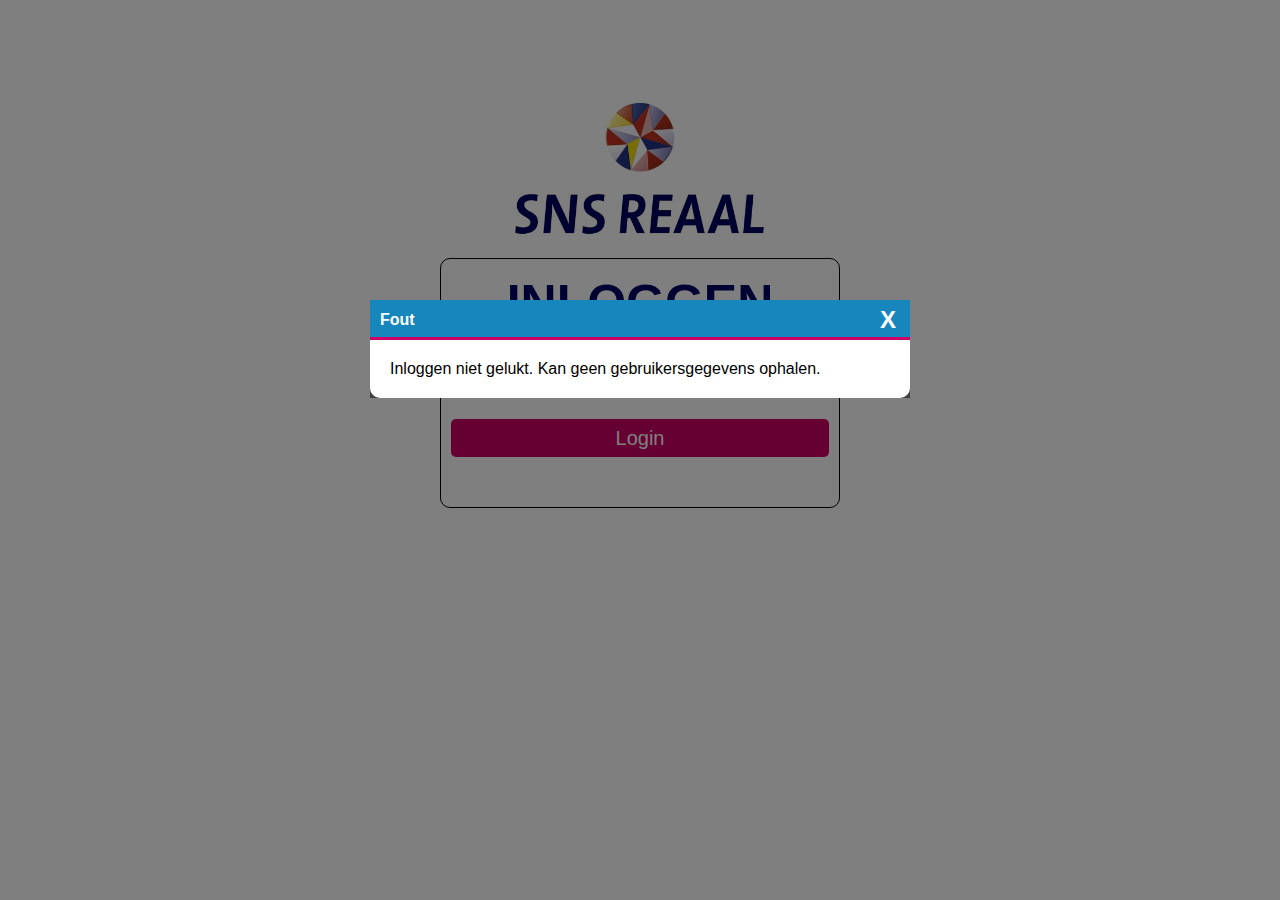
<file: Ilmoitus/static/index.html>
<!DOCTYPE html>
<html ng-app="ilmoitusApp">
<head>
	<title>Ilmoitus</title>
	<meta charset="UTF-8"/>
	<link rel="shortcut icon" type="image/ico" href="favicon.ico">
	<link rel="stylesheet" type="text/css" href="css/normalize.css">
	<link rel="stylesheet" type="text/css" href="css/style.css">
	<link rel="stylesheet" type="text/css" href="libraries/jquery-ui_1.10.4/jquery-ui.min.css">

</head>
<body>
	<div autoscroll="false" ui-view></div>

	<script src="libraries/jquery_2.1.0/jquery.min.js"></script>
	<script src="libraries/jquery-ui_1.10.4/jquery-ui.min.js"></script>
	<script src="libraries/angular_1.2.13/angular.min.js"></script>
	<script src="libraries/angular_1.2.13/angular-ui-router.min.js"></script>
	<script src="javascript/app.js"></script>
	<script src="javascript/routing.js"></script>
	<script src="javascript/controllers.js"></script>
	<script src="javascript/standardFunctions.js"></script>
</body>
</html>
</file>
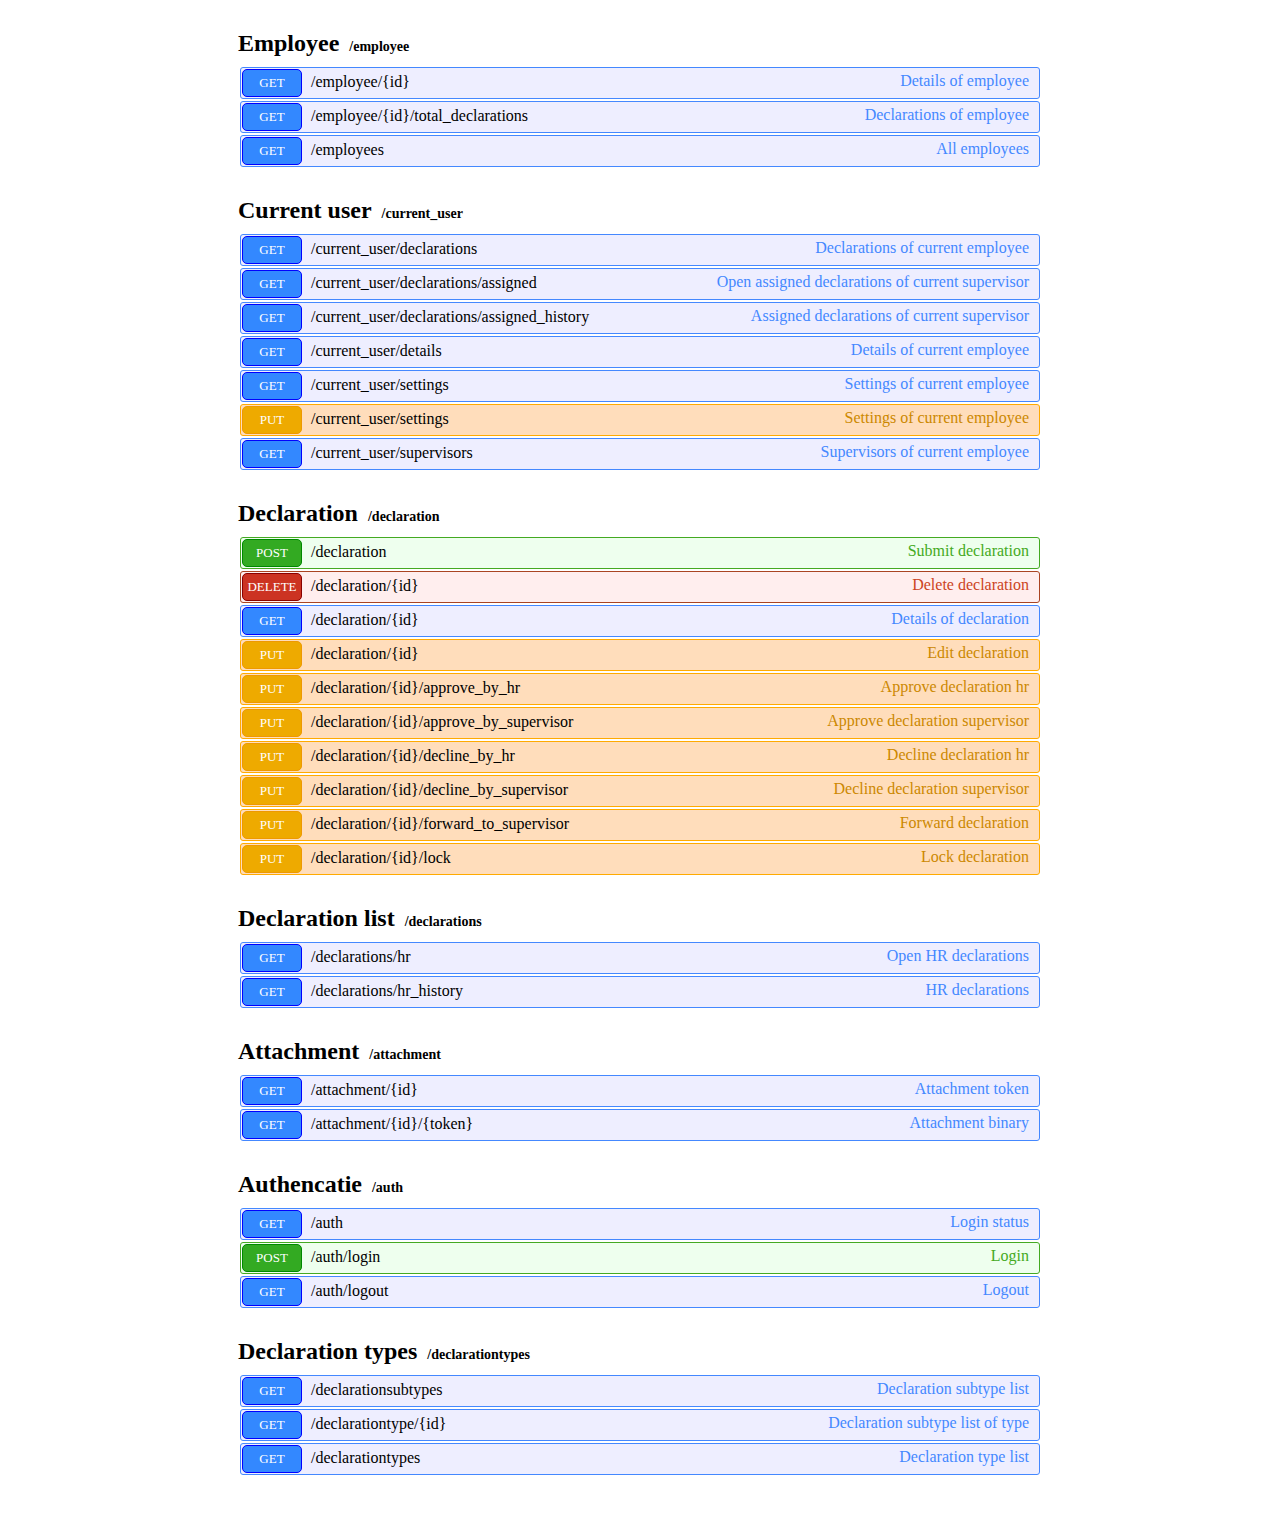
<file: Ilmoitus/static/webapi.html>
<!DOCTYPE HTML>
 	<html>
	<head>
	  <title>WebApi</title>
	  <link rel="stylesheet" href="style.css">
	  <script>
	  	function hasClass(ele,cls){ if(ele!=null&&cls!=null){return ele.className.match(new RegExp('(\\s|^)'+cls+'(\\s|$)'));}return false; }
		function AddClassName(ele,cls) { if (!this.hasClass(ele,cls)){ele.className += " "+cls; }}
		function RemoveClassName(ele,cls) {	if (hasClass(ele,cls)) {   	var reg = new RegExp('(\\s|^)'+cls+'(\\s|$)'); ele.className=ele.className.replace(reg,' ').replace(/^\s|\s$/,'');	}}

      	function ToggleCollapse(id){
			var el = document.getElementById("detail_" + id);
			if(el){
				if(el.style.display == 'none'){
					el.style.display = ''
				}else{
					el.style.display = 'none'
				}
			}
		}
      	function ShowView(id, view){
			var el1 = document.getElementById("detail_1_" + id);
			var el2 = document.getElementById("detail_2_" + id);
			var el3 = document.getElementById("detail_3_" + id);
			
			if(el1){ 
				if(view == 1){ el1.style.display = ''; AddClassName(document.getElementById("btn_1_" + id), "Select"); }
				else{ el1.style.display = 'none'; RemoveClassName(document.getElementById("btn_1_" + id), "Select");  } 
			}
			if(el2){ 
				if(view == 2){ el2.style.display = ''; AddClassName(document.getElementById("btn_2_" + id), "Select"); }
				else{ el2.style.display = 'none'; RemoveClassName(document.getElementById("btn_2_" + id), "Select");  } 
			}
			if(el3){ 
				if(view == 3){ el3.style.display = ''; AddClassName(document.getElementById("btn_3_" + id), "Select"); }
				else{ el3.style.display = 'none'; RemoveClassName(document.getElementById("btn_3_" + id), "Select");  } 
			}
		}
      </script>
	</head>
	<body>
    
    <div class="ContainerDiv">
	        <h2>Employee<span>/employee</span></h2>
        
                    <div class="ApiRow ApiRow_GET" onClick="ToggleCollapse(3);">
                <div class="TypeDiv">GET</div>
                /employee/{id}                <div class="NameDiv">Details of employee</div>
            </div>
            <div id="detail_3" style="display:none;" class="DescriptionDiv">
            	                
                <input id="btn_2_3" type="button" class="OutputButton Select" value="Output" onClick="ShowView(3, 2);">
                <input id="btn_3_3" type="button" class="ErrorButton" value="Errors" onClick="ShowView(3, 3);">
                
                <hr />
                
                                
                <div id="detail_2_3" style="  text-align:left;">
                	<pre class="source-code java"><div class="lines">1<br />2<br />3<br />4<br />5<br />6<br />7<br />8<br />9<br />10<br /></div><div class="code">{
    <span class="string">"id"</span>: <span class="number">6630329993396224</span>,
    <span class="string">"department"</span>: <span class="number">5785905063264256</span>,
    <span class="string">"class_name"</span>: <span class="string">"employee"</span>,
    <span class="string">"first_name"</span>: <span class="string">"Piet"</span>,
    <span class="string">"email"</span>: <span class="string">"developers.42IN11EWa@gmail.com"</span>,
    <span class="string">"last_name"</span>: <span class="string">"Hein"</span>,
    <span class="string">"employee_number"</span>: <span class="number">2</span>,
    <span class="string">"supervisor"</span>: <span class="number">6067380039974912</span>
}</div></pre>                </div>
                <div id="detail_3_3" style=" display:none; text-align:left;">
                									<div class="ApiRow" style="padding-left:10px;">
									400 Id not correct								</div>
								<div class="ApiRow" style="border:none; margin-bottom:10px; color:#555;">
                                	Id is geen correcte waarde (abcdef)                                </div>
                                
                                
																<div class="ApiRow" style="padding-left:10px;">
									401 Not authorized								</div>
								<div class="ApiRow" style="border:none; margin-bottom:10px; color:#555;">
                                	U bent niet ingelogd                                </div>
                                
                                
																<div class="ApiRow" style="padding-left:10px;">
									401 Not authorized as HR								</div>
								<div class="ApiRow" style="border:none; margin-bottom:10px; color:#555;">
                                	U bent niet ingelogd als HR                                </div>
                                
                                
																<div class="ApiRow" style="padding-left:10px;">
									404 Person does not exist								</div>
								<div class="ApiRow" style="border:none; margin-bottom:10px; color:#555;">
                                	Person [1] bestaat niet                                </div>
                                
                                
								                </div>
                
            </div>
            
                        <div class="ApiRow ApiRow_GET" onClick="ToggleCollapse(2);">
                <div class="TypeDiv">GET</div>
                /employee/{id}/total_declarations                <div class="NameDiv">Declarations of employee</div>
            </div>
            <div id="detail_2" style="display:none;" class="DescriptionDiv">
            	                
                <input id="btn_2_2" type="button" class="OutputButton Select" value="Output" onClick="ShowView(2, 2);">
                <input id="btn_3_2" type="button" class="ErrorButton" value="Errors" onClick="ShowView(2, 3);">
                
                <hr />
                
                                
                <div id="detail_2_2" style="  text-align:left;">
                	<pre class="source-code java"><div class="lines">1<br />2<br />3<br />4<br />5<br />6<br />7<br />8<br />9<br />10<br />11<br />12<br />13<br />14<br />15<br />16<br />17<br />18<br />19<br />20<br />21<br />22<br />23<br />24<br />25<br />26<br />27<br />28<br />29<br />30<br />31<br />32<br />33<br />34<br />35<br />36<br />37<br />38<br />39<br />40<br />41<br />42<br />43<br />44<br />45<br />46<br />47<br />48<br />49<br />50<br />51<br />52<br />53<br />54<br />55<br />56<br />57<br />58<br />59<br />60<br />61<br />62<br />63<br />64<br /></div><div class="code">[
    {
        <span class="string">"submitted_to_human_resources_by"</span>: <span class="number">6067380039974912</span>,
        <span class="string">"created_at"</span>: <span class="string">"2014-04-13 22: 12: 09.712000"</span>,
        <span class="string">"items_total_price"</span>: <span class="string">"140"</span>,
        <span class="string">"human_resources_approved_by"</span>: <span class="number">6278486272507904</span>,
        <span class="string">"locked_at"</span>: <span class="string">"2014-04-17 22: 12: 09.712000"</span>,
        <span class="string">"state"</span>: <span class="string">"Goedgekeurd"</span>,
        <span class="string">"human_resources_approved_at"</span>: <span class="string">"2014-04-26 22: 12: 09.712000"</span>,
        <span class="string">"assigned_to"</span>: 
        [
            <span class="number">6067380039974912</span>
        ],
        <span class="string">"sent_to_human_resources_at"</span>: <span class="string">"2014-04-18 22: 12: 09.712000"</span>,
        <span class="string">"created_by"</span>: 
        {
            <span class="string">"last_name"</span>: <span class="string">"Hein"</span>,
            <span class="string">"email"</span>: <span class="string">"developers.42IN11EWa@gmail.com"</span>,
            <span class="string">"employee_number"</span>: <span class="string">"2"</span>,
            <span class="string">"first_name"</span>: <span class="string">"Piet"</span>,
            <span class="string">"department"</span>: <span class="number">5785905063264256</span>,
            <span class="string">"supervisor"</span>: <span class="number">6067380039974912</span>,
            <span class="string">"id"</span>: <span class="number">6630329993396224</span>,
            <span class="string">"class_name"</span>: <span class="string">"employee"</span>
        },
        <span class="string">"comment"</span>: <span class="string">"Verblijfskosten Januari."</span>,
        <span class="string">"id"</span>: <span class="number">5609983202820096</span>,
        <span class="string">"will_be_payed_out_on"</span>: <span class="string">"2014-04-30"</span>,
        <span class="string">"supervisor_approved_at"</span>: <span class="string">"2014-04-18 22: 12: 09.712000"</span>,
        <span class="string">"items_count"</span>: <span class="string">"2"</span>,
        <span class="string">"class_name"</span>: <span class="string">"human_resources_approved_declaration"</span>,
        <span class="string">"supervisor_approved_by"</span>: <span class="number">6067380039974912</span>
    },{
        <span class="string">"submitted_to_human_resources_by"</span>: <span class="number">4941480133132288</span>,
        <span class="string">"supervisor_approved_at"</span>: <span class="string">"2014-05-14 22: 12: 09.534000"</span>,
        <span class="string">"items_total_price"</span>: <span class="string">"85"</span>,
        <span class="string">"locked_at"</span>: <span class="string">"2014-05-12 22: 12: 09.534000"</span>,
        <span class="string">"state"</span>: <span class="string">"Goedgekeurd leidinggevende"</span>,
        <span class="string">"assigned_to"</span>: 
        [
            <span class="number">6067380039974912</span>,
            <span class="number">4941480133132288</span>
        ],
        <span class="string">"sent_to_human_resources_at"</span>: <span class="string">"2014-05-14 22: 12: 09.534000"</span>,
        <span class="string">"created_by"</span>: 
        {
            <span class="string">"last_name"</span>: <span class="string">"Hein"</span>,
            <span class="string">"email"</span>: <span class="string">"developers.42IN11EWa@gmail.com"</span>,
            <span class="string">"employee_number"</span>: <span class="string">"2"</span>,
            <span class="string">"first_name"</span>: <span class="string">"Piet"</span>,
            <span class="string">"department"</span>: <span class="number">5785905063264256</span>,
            <span class="string">"supervisor"</span>: <span class="number">6067380039974912</span>,
            <span class="string">"id"</span>: <span class="number">6630329993396224</span>,
            <span class="string">"class_name"</span>: <span class="string">"employee"</span>
        },
        <span class="string">"created_at"</span>: <span class="string">"2014-05-11 22: 12: 09.534000"</span>,
        <span class="string">"comment"</span>: <span class="string">"Belkosten klanten voor project INTEGRITY."</span>,
        <span class="string">"id"</span>: <span class="number">5750720691175424</span>,
        <span class="string">"supervisor_comment"</span>: <span class="string">"Prioriteit &amp; classificatie:  ALPHA."</span>,
        <span class="string">"items_count"</span>: <span class="string">"2"</span>,
        <span class="string">"class_name"</span>: <span class="string">"supervisor_approved_declaration"</span>,
        <span class="string">"supervisor_approved_by"</span>: <span class="number">4941480133132288</span>
    }
]</div></pre>                </div>
                <div id="detail_3_2" style=" display:none; text-align:left;">
                									<div class="ApiRow" style="padding-left:10px;">
									400 Id not correct								</div>
								<div class="ApiRow" style="border:none; margin-bottom:10px; color:#555;">
                                	Id is geen correcte waarde (abcdef)                                </div>
                                
                                
																<div class="ApiRow" style="padding-left:10px;">
									401 Not authorized								</div>
								<div class="ApiRow" style="border:none; margin-bottom:10px; color:#555;">
                                	U bent niet ingelogd                                </div>
                                
                                
																<div class="ApiRow" style="padding-left:10px;">
									404 Person does not exist								</div>
								<div class="ApiRow" style="border:none; margin-bottom:10px; color:#555;">
                                	Person [1] bestaat niet                                </div>
                                
                                
								                </div>
                
            </div>
            
                        <div class="ApiRow ApiRow_GET" onClick="ToggleCollapse(1);">
                <div class="TypeDiv">GET</div>
                /employees                <div class="NameDiv">All employees</div>
            </div>
            <div id="detail_1" style="display:none;" class="DescriptionDiv">
            	                
                <input id="btn_2_1" type="button" class="OutputButton Select" value="Output" onClick="ShowView(1, 2);">
                <input id="btn_3_1" type="button" class="ErrorButton" value="Errors" onClick="ShowView(1, 3);">
                
                <hr />
                
                                
                <div id="detail_2_1" style="  text-align:left;">
                	<pre class="source-code java"><div class="lines">1<br />2<br />3<br />4<br />5<br />6<br />7<br />8<br />9<br />10<br />11<br />12<br />13<br />14<br />15<br />16<br />17<br />18<br />19<br />20<br /></div><div class="code">[ 
    {
        <span class="string">"id"</span>: <span class="number">4589636412243968</span>,
        <span class="string">"employee_number"</span>: <span class="number">3</span>,
        <span class="string">"department"</span>: <span class="number">5785905063264256</span>,
        <span class="string">"supervisor"</span>: <span class="number">4941480133132288</span>,
        <span class="string">"last_name"</span>: <span class="string">"Klein"</span>,
        <span class="string">"email"</span>: <span class="string">"axel_klein@gmail.com"</span>,
        <span class="string">"first_name"</span>: <span class="string">"Axel"</span>,
        <span class="string">"class_name"</span>: <span class="string">"employee"</span>
    },{
        <span class="string">"id"</span>: <span class="number">4941480133132288</span>,
        <span class="string">"employee_number"</span>: <span class="number">1</span>,
        <span class="string">"department"</span>: <span class="number">5785905063264256</span>,
        <span class="string">"last_name"</span>: <span class="string">"Meredonk"</span>,
        <span class="string">"email"</span>: <span class="string">"wjm.meredonk1@gmail.com"</span>,
        <span class="string">"first_name"</span>: <span class="string">"Wim"</span>,
        <span class="string">"class_name"</span>: <span class="string">"supervisor"</span>
    }
]</div></pre>                </div>
                <div id="detail_3_1" style=" display:none; text-align:left;">
                									<div class="ApiRow" style="padding-left:10px;">
									401 Not authorized								</div>
								<div class="ApiRow" style="border:none; margin-bottom:10px; color:#555;">
                                	U bent niet ingelogd                                </div>
                                
                                
																<div class="ApiRow" style="padding-left:10px;">
									401 Not authorized as HR								</div>
								<div class="ApiRow" style="border:none; margin-bottom:10px; color:#555;">
                                	U bent niet ingelogd als HR                                </div>
                                
                                
								                </div>
                
            </div>
            
                    <h2>Current user<span>/current_user</span></h2>
        
                    <div class="ApiRow ApiRow_GET" onClick="ToggleCollapse(11);">
                <div class="TypeDiv">GET</div>
                /current_user/declarations                <div class="NameDiv">Declarations of current employee</div>
            </div>
            <div id="detail_11" style="display:none;" class="DescriptionDiv">
            	                
                <input id="btn_2_11" type="button" class="OutputButton Select" value="Output" onClick="ShowView(11, 2);">
                <input id="btn_3_11" type="button" class="ErrorButton" value="Errors" onClick="ShowView(11, 3);">
                
                <hr />
                
                                
                <div id="detail_2_11" style="  text-align:left;">
                	<pre class="source-code java"><div class="lines">1<br />2<br />3<br />4<br />5<br />6<br />7<br />8<br />9<br />10<br />11<br />12<br />13<br />14<br />15<br />16<br />17<br />18<br />19<br />20<br />21<br />22<br />23<br />24<br />25<br />26<br />27<br />28<br />29<br />30<br />31<br />32<br />33<br />34<br />35<br />36<br />37<br />38<br />39<br />40<br />41<br />42<br />43<br />44<br />45<br />46<br />47<br />48<br />49<br />50<br />51<br />52<br />53<br />54<br />55<br />56<br />57<br />58<br />59<br />60<br />61<br />62<br />63<br />64<br /></div><div class="code">[
    {
        <span class="string">"submitted_to_human_resources_by"</span>: <span class="number">6067380039974912</span>,
        <span class="string">"created_at"</span>: <span class="string">"2014-04-13 22: 12: 09.712000"</span>,
        <span class="string">"items_total_price"</span>: <span class="string">"140"</span>,
        <span class="string">"human_resources_approved_by"</span>: <span class="number">6278486272507904</span>,
        <span class="string">"locked_at"</span>: <span class="string">"2014-04-17 22: 12: 09.712000"</span>,
        <span class="string">"state"</span>: <span class="string">"Goedgekeurd"</span>,
        <span class="string">"human_resources_approved_at"</span>: <span class="string">"2014-04-26 22: 12: 09.712000"</span>,
        <span class="string">"assigned_to"</span>: 
        [
            <span class="number">6067380039974912</span>
        ],
        <span class="string">"sent_to_human_resources_at"</span>: <span class="string">"2014-04-18 22: 12: 09.712000"</span>,
        <span class="string">"created_by"</span>: 
        {
            <span class="string">"last_name"</span>: <span class="string">"Hein"</span>,
            <span class="string">"email"</span>: <span class="string">"developers.42IN11EWa@gmail.com"</span>,
            <span class="string">"employee_number"</span>: <span class="string">"2"</span>,
            <span class="string">"first_name"</span>: <span class="string">"Piet"</span>,
            <span class="string">"department"</span>: <span class="number">5785905063264256</span>,
            <span class="string">"supervisor"</span>: <span class="number">6067380039974912</span>,
            <span class="string">"id"</span>: <span class="number">6630329993396224</span>,
            <span class="string">"class_name"</span>: <span class="string">"employee"</span>
        },
        <span class="string">"comment"</span>: <span class="string">"Verblijfskosten Januari."</span>,
        <span class="string">"id"</span>: <span class="number">5609983202820096</span>,
        <span class="string">"will_be_payed_out_on"</span>: <span class="string">"2014-04-30"</span>,
        <span class="string">"supervisor_approved_at"</span>: <span class="string">"2014-04-18 22: 12: 09.712000"</span>,
        <span class="string">"items_count"</span>: <span class="string">"2"</span>,
        <span class="string">"class_name"</span>: <span class="string">"human_resources_approved_declaration"</span>,
        <span class="string">"supervisor_approved_by"</span>: <span class="number">6067380039974912</span>
    },{
        <span class="string">"submitted_to_human_resources_by"</span>: <span class="number">4941480133132288</span>,
        <span class="string">"supervisor_approved_at"</span>: <span class="string">"2014-05-14 22: 12: 09.534000"</span>,
        <span class="string">"items_total_price"</span>: <span class="string">"85"</span>,
        <span class="string">"locked_at"</span>: <span class="string">"2014-05-12 22: 12: 09.534000"</span>,
        <span class="string">"state"</span>: <span class="string">"Goedgekeurd leidinggevende"</span>,
        <span class="string">"assigned_to"</span>: 
        [
            <span class="number">6067380039974912</span>,
            <span class="number">4941480133132288</span>
        ],
        <span class="string">"sent_to_human_resources_at"</span>: <span class="string">"2014-05-14 22: 12: 09.534000"</span>,
        <span class="string">"created_by"</span>: 
        {
            <span class="string">"last_name"</span>: <span class="string">"Hein"</span>,
            <span class="string">"email"</span>: <span class="string">"developers.42IN11EWa@gmail.com"</span>,
            <span class="string">"employee_number"</span>: <span class="string">"2"</span>,
            <span class="string">"first_name"</span>: <span class="string">"Piet"</span>,
            <span class="string">"department"</span>: <span class="number">5785905063264256</span>,
            <span class="string">"supervisor"</span>: <span class="number">6067380039974912</span>,
            <span class="string">"id"</span>: <span class="number">6630329993396224</span>,
            <span class="string">"class_name"</span>: <span class="string">"employee"</span>
        },
        <span class="string">"created_at"</span>: <span class="string">"2014-05-11 22: 12: 09.534000"</span>,
        <span class="string">"comment"</span>: <span class="string">"Belkosten klanten voor project INTEGRITY."</span>,
        <span class="string">"id"</span>: <span class="number">5750720691175424</span>,
        <span class="string">"supervisor_comment"</span>: <span class="string">"Prioriteit &amp; classificatie:  ALPHA."</span>,
        <span class="string">"items_count"</span>: <span class="string">"2"</span>,
        <span class="string">"class_name"</span>: <span class="string">"supervisor_approved_declaration"</span>,
        <span class="string">"supervisor_approved_by"</span>: <span class="number">4941480133132288</span>
    }
]</div></pre>                </div>
                <div id="detail_3_11" style=" display:none; text-align:left;">
                									<div class="ApiRow" style="padding-left:10px;">
									401 Not authorized								</div>
								<div class="ApiRow" style="border:none; margin-bottom:10px; color:#555;">
                                	U bent niet ingelogd                                </div>
                                
                                
								                </div>
                
            </div>
            
                        <div class="ApiRow ApiRow_GET" onClick="ToggleCollapse(12);">
                <div class="TypeDiv">GET</div>
                /current_user/declarations/assigned                <div class="NameDiv">Open assigned declarations of current supervisor</div>
            </div>
            <div id="detail_12" style="display:none;" class="DescriptionDiv">
            	                
                <input id="btn_2_12" type="button" class="OutputButton Select" value="Output" onClick="ShowView(12, 2);">
                <input id="btn_3_12" type="button" class="ErrorButton" value="Errors" onClick="ShowView(12, 3);">
                
                <hr />
                
                                
                <div id="detail_2_12" style="  text-align:left;">
                	<pre class="source-code java"><div class="lines">1<br />2<br />3<br />4<br />5<br />6<br />7<br />8<br />9<br />10<br />11<br />12<br />13<br />14<br />15<br />16<br />17<br />18<br />19<br />20<br />21<br />22<br />23<br />24<br />25<br />26<br />27<br />28<br />29<br />30<br />31<br />32<br />33<br />34<br />35<br />36<br />37<br />38<br />39<br />40<br />41<br />42<br />43<br />44<br />45<br />46<br />47<br />48<br />49<br />50<br />51<br />52<br />53<br />54<br />55<br />56<br />57<br />58<br />59<br />60<br />61<br />62<br />63<br />64<br /></div><div class="code">[
    {
        <span class="string">"submitted_to_human_resources_by"</span>: <span class="number">6067380039974912</span>,
        <span class="string">"created_at"</span>: <span class="string">"2014-04-13 22: 12: 09.712000"</span>,
        <span class="string">"items_total_price"</span>: <span class="string">"140"</span>,
        <span class="string">"human_resources_approved_by"</span>: <span class="number">6278486272507904</span>,
        <span class="string">"locked_at"</span>: <span class="string">"2014-04-17 22: 12: 09.712000"</span>,
        <span class="string">"state"</span>: <span class="string">"Goedgekeurd"</span>,
        <span class="string">"human_resources_approved_at"</span>: <span class="string">"2014-04-26 22: 12: 09.712000"</span>,
        <span class="string">"assigned_to"</span>: 
        [
            <span class="number">6067380039974912</span>
        ],
        <span class="string">"sent_to_human_resources_at"</span>: <span class="string">"2014-04-18 22: 12: 09.712000"</span>,
        <span class="string">"created_by"</span>: 
        {
            <span class="string">"last_name"</span>: <span class="string">"Hein"</span>,
            <span class="string">"email"</span>: <span class="string">"developers.42IN11EWa@gmail.com"</span>,
            <span class="string">"employee_number"</span>: <span class="string">"2"</span>,
            <span class="string">"first_name"</span>: <span class="string">"Piet"</span>,
            <span class="string">"department"</span>: <span class="number">5785905063264256</span>,
            <span class="string">"supervisor"</span>: <span class="number">6067380039974912</span>,
            <span class="string">"id"</span>: <span class="number">6630329993396224</span>,
            <span class="string">"class_name"</span>: <span class="string">"employee"</span>
        },
        <span class="string">"comment"</span>: <span class="string">"Verblijfskosten Januari."</span>,
        <span class="string">"id"</span>: <span class="number">5609983202820096</span>,
        <span class="string">"will_be_payed_out_on"</span>: <span class="string">"2014-04-30"</span>,
        <span class="string">"supervisor_approved_at"</span>: <span class="string">"2014-04-18 22: 12: 09.712000"</span>,
        <span class="string">"items_count"</span>: <span class="string">"2"</span>,
        <span class="string">"class_name"</span>: <span class="string">"human_resources_approved_declaration"</span>,
        <span class="string">"supervisor_approved_by"</span>: <span class="number">6067380039974912</span>
    },{
        <span class="string">"submitted_to_human_resources_by"</span>: <span class="number">4941480133132288</span>,
        <span class="string">"supervisor_approved_at"</span>: <span class="string">"2014-05-14 22: 12: 09.534000"</span>,
        <span class="string">"items_total_price"</span>: <span class="string">"85"</span>,
        <span class="string">"locked_at"</span>: <span class="string">"2014-05-12 22: 12: 09.534000"</span>,
        <span class="string">"state"</span>: <span class="string">"Goedgekeurd leidinggevende"</span>,
        <span class="string">"assigned_to"</span>: 
        [
            <span class="number">6067380039974912</span>,
            <span class="number">4941480133132288</span>
        ],
        <span class="string">"sent_to_human_resources_at"</span>: <span class="string">"2014-05-14 22: 12: 09.534000"</span>,
        <span class="string">"created_by"</span>: 
        {
            <span class="string">"last_name"</span>: <span class="string">"Hein"</span>,
            <span class="string">"email"</span>: <span class="string">"developers.42IN11EWa@gmail.com"</span>,
            <span class="string">"employee_number"</span>: <span class="string">"2"</span>,
            <span class="string">"first_name"</span>: <span class="string">"Piet"</span>,
            <span class="string">"department"</span>: <span class="number">5785905063264256</span>,
            <span class="string">"supervisor"</span>: <span class="number">6067380039974912</span>,
            <span class="string">"id"</span>: <span class="number">6630329993396224</span>,
            <span class="string">"class_name"</span>: <span class="string">"employee"</span>
        },
        <span class="string">"created_at"</span>: <span class="string">"2014-05-11 22: 12: 09.534000"</span>,
        <span class="string">"comment"</span>: <span class="string">"Belkosten klanten voor project INTEGRITY."</span>,
        <span class="string">"id"</span>: <span class="number">5750720691175424</span>,
        <span class="string">"supervisor_comment"</span>: <span class="string">"Prioriteit &amp; classificatie:  ALPHA."</span>,
        <span class="string">"items_count"</span>: <span class="string">"2"</span>,
        <span class="string">"class_name"</span>: <span class="string">"supervisor_approved_declaration"</span>,
        <span class="string">"supervisor_approved_by"</span>: <span class="number">4941480133132288</span>
    }
]</div></pre>                </div>
                <div id="detail_3_12" style=" display:none; text-align:left;">
                									<div class="ApiRow" style="padding-left:10px;">
									401 Not authorized								</div>
								<div class="ApiRow" style="border:none; margin-bottom:10px; color:#555;">
                                	U bent niet ingelogd                                </div>
                                
                                
								                </div>
                
            </div>
            
                        <div class="ApiRow ApiRow_GET" onClick="ToggleCollapse(13);">
                <div class="TypeDiv">GET</div>
                /current_user/declarations/assigned_history                <div class="NameDiv">Assigned declarations of current supervisor</div>
            </div>
            <div id="detail_13" style="display:none;" class="DescriptionDiv">
            	                
                <input id="btn_2_13" type="button" class="OutputButton Select" value="Output" onClick="ShowView(13, 2);">
                <input id="btn_3_13" type="button" class="ErrorButton" value="Errors" onClick="ShowView(13, 3);">
                
                <hr />
                
                                
                <div id="detail_2_13" style="  text-align:left;">
                	<pre class="source-code java"><div class="lines">1<br />2<br />3<br />4<br />5<br />6<br />7<br />8<br />9<br />10<br />11<br />12<br />13<br />14<br />15<br />16<br />17<br />18<br />19<br />20<br />21<br />22<br />23<br />24<br />25<br />26<br />27<br />28<br />29<br />30<br />31<br />32<br />33<br />34<br />35<br />36<br />37<br />38<br />39<br />40<br />41<br />42<br />43<br />44<br />45<br />46<br />47<br />48<br />49<br />50<br />51<br />52<br />53<br />54<br />55<br />56<br />57<br />58<br />59<br />60<br />61<br />62<br />63<br />64<br /></div><div class="code">[
    {
        <span class="string">"submitted_to_human_resources_by"</span>: <span class="number">6067380039974912</span>,
        <span class="string">"created_at"</span>: <span class="string">"2014-04-13 22: 12: 09.712000"</span>,
        <span class="string">"items_total_price"</span>: <span class="string">"140"</span>,
        <span class="string">"human_resources_approved_by"</span>: <span class="number">6278486272507904</span>,
        <span class="string">"locked_at"</span>: <span class="string">"2014-04-17 22: 12: 09.712000"</span>,
        <span class="string">"state"</span>: <span class="string">"Goedgekeurd"</span>,
        <span class="string">"human_resources_approved_at"</span>: <span class="string">"2014-04-26 22: 12: 09.712000"</span>,
        <span class="string">"assigned_to"</span>: 
        [
            <span class="number">6067380039974912</span>
        ],
        <span class="string">"sent_to_human_resources_at"</span>: <span class="string">"2014-04-18 22: 12: 09.712000"</span>,
        <span class="string">"created_by"</span>: 
        {
            <span class="string">"last_name"</span>: <span class="string">"Hein"</span>,
            <span class="string">"email"</span>: <span class="string">"developers.42IN11EWa@gmail.com"</span>,
            <span class="string">"employee_number"</span>: <span class="string">"2"</span>,
            <span class="string">"first_name"</span>: <span class="string">"Piet"</span>,
            <span class="string">"department"</span>: <span class="number">5785905063264256</span>,
            <span class="string">"supervisor"</span>: <span class="number">6067380039974912</span>,
            <span class="string">"id"</span>: <span class="number">6630329993396224</span>,
            <span class="string">"class_name"</span>: <span class="string">"employee"</span>
        },
        <span class="string">"comment"</span>: <span class="string">"Verblijfskosten Januari."</span>,
        <span class="string">"id"</span>: <span class="number">5609983202820096</span>,
        <span class="string">"will_be_payed_out_on"</span>: <span class="string">"2014-04-30"</span>,
        <span class="string">"supervisor_approved_at"</span>: <span class="string">"2014-04-18 22: 12: 09.712000"</span>,
        <span class="string">"items_count"</span>: <span class="string">"2"</span>,
        <span class="string">"class_name"</span>: <span class="string">"human_resources_approved_declaration"</span>,
        <span class="string">"supervisor_approved_by"</span>: <span class="number">6067380039974912</span>
    },{
        <span class="string">"submitted_to_human_resources_by"</span>: <span class="number">4941480133132288</span>,
        <span class="string">"supervisor_approved_at"</span>: <span class="string">"2014-05-14 22: 12: 09.534000"</span>,
        <span class="string">"items_total_price"</span>: <span class="string">"85"</span>,
        <span class="string">"locked_at"</span>: <span class="string">"2014-05-12 22: 12: 09.534000"</span>,
        <span class="string">"state"</span>: <span class="string">"Goedgekeurd leidinggevende"</span>,
        <span class="string">"assigned_to"</span>: 
        [
            <span class="number">6067380039974912</span>,
            <span class="number">4941480133132288</span>
        ],
        <span class="string">"sent_to_human_resources_at"</span>: <span class="string">"2014-05-14 22: 12: 09.534000"</span>,
        <span class="string">"created_by"</span>: 
        {
            <span class="string">"last_name"</span>: <span class="string">"Hein"</span>,
            <span class="string">"email"</span>: <span class="string">"developers.42IN11EWa@gmail.com"</span>,
            <span class="string">"employee_number"</span>: <span class="string">"2"</span>,
            <span class="string">"first_name"</span>: <span class="string">"Piet"</span>,
            <span class="string">"department"</span>: <span class="number">5785905063264256</span>,
            <span class="string">"supervisor"</span>: <span class="number">6067380039974912</span>,
            <span class="string">"id"</span>: <span class="number">6630329993396224</span>,
            <span class="string">"class_name"</span>: <span class="string">"employee"</span>
        },
        <span class="string">"created_at"</span>: <span class="string">"2014-05-11 22: 12: 09.534000"</span>,
        <span class="string">"comment"</span>: <span class="string">"Belkosten klanten voor project INTEGRITY."</span>,
        <span class="string">"id"</span>: <span class="number">5750720691175424</span>,
        <span class="string">"supervisor_comment"</span>: <span class="string">"Prioriteit &amp; classificatie:  ALPHA."</span>,
        <span class="string">"items_count"</span>: <span class="string">"2"</span>,
        <span class="string">"class_name"</span>: <span class="string">"supervisor_approved_declaration"</span>,
        <span class="string">"supervisor_approved_by"</span>: <span class="number">4941480133132288</span>
    }
]</div></pre>                </div>
                <div id="detail_3_13" style=" display:none; text-align:left;">
                									<div class="ApiRow" style="padding-left:10px;">
									401 Not authorized								</div>
								<div class="ApiRow" style="border:none; margin-bottom:10px; color:#555;">
                                	U bent niet ingelogd                                </div>
                                
                                
								                </div>
                
            </div>
            
                        <div class="ApiRow ApiRow_GET" onClick="ToggleCollapse(4);">
                <div class="TypeDiv">GET</div>
                /current_user/details                <div class="NameDiv">Details of current employee</div>
            </div>
            <div id="detail_4" style="display:none;" class="DescriptionDiv">
            	                
                <input id="btn_2_4" type="button" class="OutputButton Select" value="Output" onClick="ShowView(4, 2);">
                <input id="btn_3_4" type="button" class="ErrorButton" value="Errors" onClick="ShowView(4, 3);">
                
                <hr />
                
                                
                <div id="detail_2_4" style="  text-align:left;">
                	<pre class="source-code java"><div class="lines">1<br />2<br />3<br />4<br />5<br />6<br />7<br />8<br />9<br />10<br /></div><div class="code">{
    <span class="string">"id"</span>: <span class="number">6630329993396224</span>,
    <span class="string">"department"</span>: <span class="number">5785905063264256</span>,
    <span class="string">"class_name"</span>: <span class="string">"employee"</span>,
    <span class="string">"first_name"</span>: <span class="string">"Piet"</span>,
    <span class="string">"email"</span>: <span class="string">"developers.42IN11EWa@gmail.com"</span>,
    <span class="string">"last_name"</span>: <span class="string">"Hein"</span>,
    <span class="string">"employee_number"</span>: <span class="number">2</span>,
    <span class="string">"supervisor"</span>: <span class="number">6067380039974912</span>
}</div></pre>                </div>
                <div id="detail_3_4" style=" display:none; text-align:left;">
                									<div class="ApiRow" style="padding-left:10px;">
									401 Not authorized								</div>
								<div class="ApiRow" style="border:none; margin-bottom:10px; color:#555;">
                                	U bent niet ingelogd                                </div>
                                
                                
								                </div>
                
            </div>
            
                        <div class="ApiRow ApiRow_GET" onClick="ToggleCollapse(5);">
                <div class="TypeDiv">GET</div>
                /current_user/settings                <div class="NameDiv">Settings of current employee</div>
            </div>
            <div id="detail_5" style="display:none;" class="DescriptionDiv">
            	                
                <input id="btn_2_5" type="button" class="OutputButton Select" value="Output" onClick="ShowView(5, 2);">
                <input id="btn_3_5" type="button" class="ErrorButton" value="Errors" onClick="ShowView(5, 3);">
                
                <hr />
                
                                
                <div id="detail_2_5" style="  text-align:left;">
                	<div class="ErrorDiv">Geen output gevonden</div>                </div>
                <div id="detail_3_5" style=" display:none; text-align:left;">
                									<div class="ApiRow" style="padding-left:10px;">
									401 Not authorized								</div>
								<div class="ApiRow" style="border:none; margin-bottom:10px; color:#555;">
                                	U bent niet ingelogd                                </div>
                                
                                
								                </div>
                
            </div>
            
                        <div class="ApiRow ApiRow_PUT" onClick="ToggleCollapse(6);">
                <div class="TypeDiv">PUT</div>
                /current_user/settings                <div class="NameDiv">Settings of current employee</div>
            </div>
            <div id="detail_6" style="display:none;" class="DescriptionDiv">
            	                
                <input id="btn_2_6" type="button" class="OutputButton Select" value="Output" onClick="ShowView(6, 2);">
                <input id="btn_3_6" type="button" class="ErrorButton" value="Errors" onClick="ShowView(6, 3);">
                
                <hr />
                
                                
                <div id="detail_2_6" style="  text-align:left;">
                	<div class="ErrorDiv">Geen output gevonden</div>                </div>
                <div id="detail_3_6" style=" display:none; text-align:left;">
                									<div class="ApiRow" style="padding-left:10px;">
									401 Not authorized								</div>
								<div class="ApiRow" style="border:none; margin-bottom:10px; color:#555;">
                                	U bent niet ingelogd                                </div>
                                
                                
								                </div>
                
            </div>
            
                        <div class="ApiRow ApiRow_GET" onClick="ToggleCollapse(7);">
                <div class="TypeDiv">GET</div>
                /current_user/supervisors                <div class="NameDiv">Supervisors of current employee</div>
            </div>
            <div id="detail_7" style="display:none;" class="DescriptionDiv">
            	                
                <input id="btn_2_7" type="button" class="OutputButton Select" value="Output" onClick="ShowView(7, 2);">
                <input id="btn_3_7" type="button" class="ErrorButton" value="Errors" onClick="ShowView(7, 3);">
                
                <hr />
                
                                
                <div id="detail_2_7" style="  text-align:left;">
                	<pre class="source-code java"><div class="lines">1<br />2<br />3<br />4<br />5<br />6<br />7<br />8<br />9<br />10<br />11<br />12<br />13<br />14<br />15<br />16<br />17<br />18<br />19<br /></div><div class="code">[
    {
        <span class="string">"id"</span>: <span class="number">4941480133132288</span>,
        <span class="string">"class_name"</span>: <span class="string">"supervisor"</span>,
        <span class="string">"employee_number"</span>: <span class="number">1</span>,
        <span class="string">"first_name"</span>: <span class="string">"Wim"</span>,
        <span class="string">"department"</span>: <span class="number">5785905063264256</span>,
        <span class="string">"last_name"</span>: <span class="string">"Meredonk"</span>,
        <span class="string">"email"</span>: <span class="string">"wjm.meredonk1@gmail.com"</span>
    },{
        <span class="string">"id"</span>: <span class="number">5504430086553600</span>,
        <span class="string">"class_name"</span>: <span class="string">"supervisor"</span>,
        <span class="string">"employee_number"</span>: <span class="number">7</span>,
        <span class="string">"first_name"</span>: <span class="string">"Wout"</span>,
        <span class="string">"department"</span>: <span class="number">5222955109842944</span>,
        <span class="string">"last_name"</span>: <span class="string">"van Diesen"</span>,
        <span class="string">"email"</span>: <span class="string">"wout_van_diesen@gmail.com"</span>
    }
]</div></pre>                </div>
                <div id="detail_3_7" style=" display:none; text-align:left;">
                									<div class="ApiRow" style="padding-left:10px;">
									401 Not authorized								</div>
								<div class="ApiRow" style="border:none; margin-bottom:10px; color:#555;">
                                	U bent niet ingelogd                                </div>
                                
                                
								                </div>
                
            </div>
            
                    <h2>Declaration<span>/declaration</span></h2>
        
                    <div class="ApiRow ApiRow_POST" onClick="ToggleCollapse(16);">
                <div class="TypeDiv">POST</div>
                /declaration                <div class="NameDiv">Submit declaration</div>
            </div>
            <div id="detail_16" style="display:none;" class="DescriptionDiv">
            	                
                <input id="btn_2_16" type="button" class="OutputButton Select" value="Output" onClick="ShowView(16, 2);">
                <input id="btn_3_16" type="button" class="ErrorButton" value="Errors" onClick="ShowView(16, 3);">
                
                <hr />
                
                                
                <div id="detail_2_16" style="  text-align:left;">
                	<pre class="source-code java"><div class="lines">1<br />2<br />3<br />4<br />5<br />6<br />7<br />8<br />9<br />10<br />11<br />12<br />13<br />14<br />15<br />16<br />17<br />18<br />19<br />20<br />21<br />22<br />23<br />24<br />25<br />26<br />27<br />28<br />29<br />30<br />31<br />32<br />33<br />34<br />35<br />36<br />37<br />38<br />39<br />40<br />41<br />42<br />43<br />44<br />45<br />46<br />47<br />48<br />49<br />50<br />51<br />52<br />53<br />54<br />55<br />56<br />57<br />58<br />59<br />60<br />61<br />62<br />63<br />64<br />65<br />66<br />67<br />68<br />69<br />70<br />71<br />72<br />73<br /></div><div class="code">{
    <span class="string">"state"</span>: <span class="string">"Open"</span>, 
    <span class="string">"assigned_to"</span>: [<span class="number">5</span>], 
    <span class="string">"id"</span>: <span class="number">6</span>,
    <span class="string">"comment"</span>: <span class="string">"Thanks for taking care of this for me!"</span>, 
    <span class="string">"created_by"</span>: 
    {
        <span class="string">"first_name"</span>: <span class="string">"Rogier"</span>, 
        <span class="string">"last_name"</span>: <span class="string">"Boleij"</span>, 
        <span class="string">"supervisor"</span>: <span class="number">5</span>, 
        <span class="string">"class_name"</span>: <span class="string">"employee"</span>, 
        <span class="string">"email"</span>: <span class="string">"r.boleij1@gmail.com"</span>, 
        <span class="string">"id"</span>: <span class="number">2</span>
    }, 
    <span class="string">"last_assigned_to"</span>: 
    {
        <span class="string">"class_name"</span>: <span class="string">"supervisor"</span>, 
        <span class="string">"department"</span>: <span class="number">4</span>, 
        <span class="string">"employee_number"</span>: <span class="string">"1234567"</span>, 
        <span class="string">"id"</span>: <span class="number">5</span>, 
        <span class="string">"max_declaration_price"</span>: <span class="string">"-1"</span>
    }, 
    <span class="string">"attachments"</span>: 
    [
        {
            <span class="string">"id"</span>: <span class="number">14</span>, 
            <span class="string">"name"</span>: <span class="string">"attachment 0"</span>
        },{
            <span class="string">"id"</span>: <span class="number">15</span>,
            <span class="string">"name"</span>: <span class="string">"attachment 1"</span>
        }
     ], 
     <span class="string">"class_name"</span>: <span class="string">"open_declaration"</span>, 
     <span class="string">"created_at"</span>: <span class="string">"2014-05-25 17:13:13.761000"</span>, 
     <span class="string">"lines"</span>: 
     [
        {
            <span class="string">"id"</span>: <span class="number">10</span>,
            <span class="string">"comment"</span>: <span class="string">"line comment"</span>, 
            <span class="string">"receipt_date"</span>: <span class="string">"2014-05-25 19:13:14.029000"</span>, 
            <span class="string">"cost"</span>: <span class="number">18</span>, 
            <span class="string">"declaration_sub_type"</span>: 
            {
                <span class="string">"declaration_type"</span>: <span class="number">7</span>, 
                <span class="string">"id"</span>: <span class="number">8</span>, 
                <span class="string">"name"</span>: <span class="string">"tanken"</span>
            }, 
            <span class="string">"declaration_type"</span>: 
            {
                <span class="string">"sub_types"</span>: [<span class="number">8</span>, <span class="number">9</span>], 
                <span class="string">"id"</span>: <span class="number">7</span>, 
                <span class="string">"name"</span>: <span class="string">"reiskosten"</span>
            } 
        },{
            <span class="string">"id"</span>: <span class="number">11</span>,
            <span class="string">"comment"</span>: <span class="keyword literal">null</span>, 
            <span class="string">"receipt_date"</span>: <span class="string">"2014-05-25 19:13:14.075000"</span>, 
            <span class="string">"cost"</span>: <span class="number">64</span>, 
            <span class="string">"declaration_sub_type"</span>: 
            {
                <span class="string">"declaration_type"</span>: <span class="number">7</span>, 
                <span class="string">"id"</span>: <span class="number">8</span>, 
                <span class="string">"name"</span>: <span class="string">"tanken"</span>
            }, 
            <span class="string">"declaration_type"</span>: 
            {
                <span class="string">"sub_types"</span>: [<span class="number">8</span>, <span class="number">9</span>], 
                <span class="string">"id"</span>: <span class="number">7</span>, 
                <span class="string">"name"</span>: <span class="string">"reiskosten"</span>
            }
        }
    ]
}</div></pre>                </div>
                <div id="detail_3_16" style=" display:none; text-align:left;">
                									<div class="ApiRow" style="padding-left:10px;">
									400 No post value received								</div>
								<div class="ApiRow" style="border:none; margin-bottom:10px; color:#555;">
                                	Geen post ontvangen                                </div>
                                
                                
																<div class="ApiRow" style="padding-left:10px;">
									401 Not authorized								</div>
								<div class="ApiRow" style="border:none; margin-bottom:10px; color:#555;">
                                	U bent niet ingelogd                                </div>
                                
                                
																<div class="ApiRow" style="padding-left:10px;">
									400 Price not correct								</div>
								<div class="ApiRow" style="border:none; margin-bottom:10px; color:#555;">
                                	Bedrag heeft geen correcte waarde (abcd)                                </div>
                                
                                
								                </div>
                
            </div>
            
                        <div class="ApiRow ApiRow_DELETE" onClick="ToggleCollapse(19);">
                <div class="TypeDiv">DELETE</div>
                /declaration/{id}                <div class="NameDiv">Delete declaration</div>
            </div>
            <div id="detail_19" style="display:none;" class="DescriptionDiv">
            	                
                <input id="btn_2_19" type="button" class="OutputButton Select" value="Output" onClick="ShowView(19, 2);">
                <input id="btn_3_19" type="button" class="ErrorButton" value="Errors" onClick="ShowView(19, 3);">
                
                <hr />
                
                                
                <div id="detail_2_19" style="  text-align:left;">
                	<div class="ErrorDiv">Geen output gevonden</div>                </div>
                <div id="detail_3_19" style=" display:none; text-align:left;">
                									<div class="ApiRow" style="padding-left:10px;">
									400 Id not correct								</div>
								<div class="ApiRow" style="border:none; margin-bottom:10px; color:#555;">
                                	Id is geen correcte waarde (abcdef)                                </div>
                                
                                
																<div class="ApiRow" style="padding-left:10px;">
									404 Declaration does not exist								</div>
								<div class="ApiRow" style="border:none; margin-bottom:10px; color:#555;">
                                	Declaratie [1] niet gevonden                                </div>
                                
                                
																<div class="ApiRow" style="padding-left:10px;">
									401 User is not the owner								</div>
								<div class="ApiRow" style="border:none; margin-bottom:10px; color:#555;">
                                	Declaratie kan niet worden aangepast                                </div>
                                
                                
																<div class="ApiRow" style="padding-left:10px;">
									400 Action not allowed with current state								</div>
								<div class="ApiRow" style="border:none; margin-bottom:10px; color:#555;">
                                	Declaratie heeft niet de jusite status voor deze actie                                </div>
                                
                                
																<div class="ApiRow" style="padding-left:10px;">
									401 Not authorized								</div>
								<div class="ApiRow" style="border:none; margin-bottom:10px; color:#555;">
                                	U bent niet ingelogd                                </div>
                                
                                
								                </div>
                
            </div>
            
                        <div class="ApiRow ApiRow_GET" onClick="ToggleCollapse(18);">
                <div class="TypeDiv">GET</div>
                /declaration/{id}                <div class="NameDiv">Details of declaration</div>
            </div>
            <div id="detail_18" style="display:none;" class="DescriptionDiv">
            	                
                <input id="btn_2_18" type="button" class="OutputButton Select" value="Output" onClick="ShowView(18, 2);">
                <input id="btn_3_18" type="button" class="ErrorButton" value="Errors" onClick="ShowView(18, 3);">
                
                <hr />
                
                                
                <div id="detail_2_18" style="  text-align:left;">
                	<pre class="source-code java"><div class="lines">1<br />2<br />3<br />4<br />5<br />6<br />7<br />8<br />9<br />10<br />11<br />12<br />13<br />14<br />15<br />16<br />17<br />18<br />19<br />20<br />21<br />22<br />23<br />24<br />25<br />26<br />27<br />28<br />29<br />30<br />31<br />32<br />33<br />34<br />35<br />36<br />37<br />38<br />39<br />40<br />41<br />42<br />43<br />44<br />45<br />46<br />47<br />48<br />49<br />50<br />51<br />52<br />53<br />54<br />55<br />56<br />57<br />58<br />59<br />60<br />61<br />62<br />63<br />64<br />65<br />66<br />67<br />68<br />69<br />70<br />71<br />72<br />73<br /></div><div class="code">{
    <span class="string">"state"</span>: <span class="string">"Open"</span>, 
    <span class="string">"assigned_to"</span>: [<span class="number">5</span>], 
    <span class="string">"id"</span>: <span class="number">6</span>,
    <span class="string">"comment"</span>: <span class="string">"Thanks for taking care of this for me!"</span>, 
    <span class="string">"created_by"</span>: 
    {
        <span class="string">"first_name"</span>: <span class="string">"Rogier"</span>, 
        <span class="string">"last_name"</span>: <span class="string">"Boleij"</span>, 
        <span class="string">"supervisor"</span>: <span class="number">5</span>, 
        <span class="string">"class_name"</span>: <span class="string">"employee"</span>, 
        <span class="string">"email"</span>: <span class="string">"r.boleij1@gmail.com"</span>, 
        <span class="string">"id"</span>: <span class="number">2</span>
    }, 
    <span class="string">"last_assigned_to"</span>: 
    {
        <span class="string">"class_name"</span>: <span class="string">"supervisor"</span>, 
        <span class="string">"department"</span>: <span class="number">4</span>, 
        <span class="string">"employee_number"</span>: <span class="string">"1234567"</span>, 
        <span class="string">"id"</span>: <span class="number">5</span>, 
        <span class="string">"max_declaration_price"</span>: <span class="string">"-1"</span>
    }, 
    <span class="string">"attachments"</span>: 
    [
        {
            <span class="string">"id"</span>: <span class="number">14</span>, 
            <span class="string">"name"</span>: <span class="string">"attachment 0"</span>
        },{
            <span class="string">"id"</span>: <span class="number">15</span>,
            <span class="string">"name"</span>: <span class="string">"attachment 1"</span>
        }
     ], 
     <span class="string">"class_name"</span>: <span class="string">"open_declaration"</span>, 
     <span class="string">"created_at"</span>: <span class="string">"2014-05-25 17:13:13.761000"</span>, 
     <span class="string">"lines"</span>: 
     [
        {
            <span class="string">"id"</span>: <span class="number">10</span>,
            <span class="string">"comment"</span>: <span class="string">"line comment"</span>, 
            <span class="string">"receipt_date"</span>: <span class="string">"2014-05-25 19:13:14.029000"</span>, 
            <span class="string">"cost"</span>: <span class="number">18</span>, 
            <span class="string">"declaration_sub_type"</span>: 
            {
                <span class="string">"declaration_type"</span>: <span class="number">7</span>, 
                <span class="string">"id"</span>: <span class="number">8</span>, 
                <span class="string">"name"</span>: <span class="string">"tanken"</span>
            }, 
            <span class="string">"declaration_type"</span>: 
            {
                <span class="string">"sub_types"</span>: [<span class="number">8</span>, <span class="number">9</span>], 
                <span class="string">"id"</span>: <span class="number">7</span>, 
                <span class="string">"name"</span>: <span class="string">"reiskosten"</span>
            } 
        },{
            <span class="string">"id"</span>: <span class="number">11</span>,
            <span class="string">"comment"</span>: <span class="keyword literal">null</span>, 
            <span class="string">"receipt_date"</span>: <span class="string">"2014-05-25 19:13:14.075000"</span>, 
            <span class="string">"cost"</span>: <span class="number">64</span>, 
            <span class="string">"declaration_sub_type"</span>: 
            {
                <span class="string">"declaration_type"</span>: <span class="number">7</span>, 
                <span class="string">"id"</span>: <span class="number">8</span>, 
                <span class="string">"name"</span>: <span class="string">"tanken"</span>
            }, 
            <span class="string">"declaration_type"</span>: 
            {
                <span class="string">"sub_types"</span>: [<span class="number">8</span>, <span class="number">9</span>], 
                <span class="string">"id"</span>: <span class="number">7</span>, 
                <span class="string">"name"</span>: <span class="string">"reiskosten"</span>
            }
        }
    ]
}</div></pre>                </div>
                <div id="detail_3_18" style=" display:none; text-align:left;">
                									<div class="ApiRow" style="padding-left:10px;">
									400 Id not correct								</div>
								<div class="ApiRow" style="border:none; margin-bottom:10px; color:#555;">
                                	Id is geen correcte waarde (abcdef)                                </div>
                                
                                
																<div class="ApiRow" style="padding-left:10px;">
									404 Declaration does not exist								</div>
								<div class="ApiRow" style="border:none; margin-bottom:10px; color:#555;">
                                	Declaratie [1] niet gevonden                                </div>
                                
                                
																<div class="ApiRow" style="padding-left:10px;">
									401 User does not have view rights for declaration								</div>
								<div class="ApiRow" style="border:none; margin-bottom:10px; color:#555;">
                                	U heeft niet de juiste rechten om deze declaratie te openen                                </div>
                                
                                
																<div class="ApiRow" style="padding-left:10px;">
									401 Not authorized								</div>
								<div class="ApiRow" style="border:none; margin-bottom:10px; color:#555;">
                                	U bent niet ingelogd                                </div>
                                
                                
								                </div>
                
            </div>
            
                        <div class="ApiRow ApiRow_PUT" onClick="ToggleCollapse(17);">
                <div class="TypeDiv">PUT</div>
                /declaration/{id}                <div class="NameDiv">Edit declaration</div>
            </div>
            <div id="detail_17" style="display:none;" class="DescriptionDiv">
            	                
                <input id="btn_2_17" type="button" class="OutputButton Select" value="Output" onClick="ShowView(17, 2);">
                <input id="btn_3_17" type="button" class="ErrorButton" value="Errors" onClick="ShowView(17, 3);">
                
                <hr />
                
                                
                <div id="detail_2_17" style="  text-align:left;">
                	<pre class="source-code java"><div class="lines">1<br />2<br />3<br />4<br />5<br />6<br />7<br />8<br />9<br />10<br />11<br />12<br />13<br />14<br />15<br />16<br />17<br />18<br />19<br />20<br />21<br />22<br />23<br />24<br />25<br />26<br />27<br />28<br />29<br />30<br />31<br />32<br />33<br />34<br />35<br />36<br />37<br />38<br />39<br />40<br />41<br />42<br />43<br />44<br />45<br />46<br />47<br />48<br />49<br />50<br />51<br />52<br />53<br />54<br />55<br />56<br />57<br />58<br />59<br />60<br />61<br />62<br />63<br />64<br />65<br />66<br />67<br />68<br />69<br />70<br />71<br />72<br />73<br /></div><div class="code">{
    <span class="string">"state"</span>: <span class="string">"Open"</span>, 
    <span class="string">"assigned_to"</span>: [<span class="number">5</span>], 
    <span class="string">"id"</span>: <span class="number">6</span>,
    <span class="string">"comment"</span>: <span class="string">"Thanks for taking care of this for me!"</span>, 
    <span class="string">"created_by"</span>: 
    {
        <span class="string">"first_name"</span>: <span class="string">"Rogier"</span>, 
        <span class="string">"last_name"</span>: <span class="string">"Boleij"</span>, 
        <span class="string">"supervisor"</span>: <span class="number">5</span>, 
        <span class="string">"class_name"</span>: <span class="string">"employee"</span>, 
        <span class="string">"email"</span>: <span class="string">"r.boleij1@gmail.com"</span>, 
        <span class="string">"id"</span>: <span class="number">2</span>
    }, 
    <span class="string">"last_assigned_to"</span>: 
    {
        <span class="string">"class_name"</span>: <span class="string">"supervisor"</span>, 
        <span class="string">"department"</span>: <span class="number">4</span>, 
        <span class="string">"employee_number"</span>: <span class="string">"1234567"</span>, 
        <span class="string">"id"</span>: <span class="number">5</span>, 
        <span class="string">"max_declaration_price"</span>: <span class="string">"-1"</span>
    }, 
    <span class="string">"attachments"</span>: 
    [
        {
            <span class="string">"id"</span>: <span class="number">14</span>, 
            <span class="string">"name"</span>: <span class="string">"attachment 0"</span>
        },{
            <span class="string">"id"</span>: <span class="number">15</span>,
            <span class="string">"name"</span>: <span class="string">"attachment 1"</span>
        }
     ], 
     <span class="string">"class_name"</span>: <span class="string">"open_declaration"</span>, 
     <span class="string">"created_at"</span>: <span class="string">"2014-05-25 17:13:13.761000"</span>, 
     <span class="string">"lines"</span>: 
     [
        {
            <span class="string">"id"</span>: <span class="number">10</span>,
            <span class="string">"comment"</span>: <span class="string">"line comment"</span>, 
            <span class="string">"receipt_date"</span>: <span class="string">"2014-05-25 19:13:14.029000"</span>, 
            <span class="string">"cost"</span>: <span class="number">18</span>, 
            <span class="string">"declaration_sub_type"</span>: 
            {
                <span class="string">"declaration_type"</span>: <span class="number">7</span>, 
                <span class="string">"id"</span>: <span class="number">8</span>, 
                <span class="string">"name"</span>: <span class="string">"tanken"</span>
            }, 
            <span class="string">"declaration_type"</span>: 
            {
                <span class="string">"sub_types"</span>: [<span class="number">8</span>, <span class="number">9</span>], 
                <span class="string">"id"</span>: <span class="number">7</span>, 
                <span class="string">"name"</span>: <span class="string">"reiskosten"</span>
            } 
        },{
            <span class="string">"id"</span>: <span class="number">11</span>,
            <span class="string">"comment"</span>: <span class="keyword literal">null</span>, 
            <span class="string">"receipt_date"</span>: <span class="string">"2014-05-25 19:13:14.075000"</span>, 
            <span class="string">"cost"</span>: <span class="number">64</span>, 
            <span class="string">"declaration_sub_type"</span>: 
            {
                <span class="string">"declaration_type"</span>: <span class="number">7</span>, 
                <span class="string">"id"</span>: <span class="number">8</span>, 
                <span class="string">"name"</span>: <span class="string">"tanken"</span>
            }, 
            <span class="string">"declaration_type"</span>: 
            {
                <span class="string">"sub_types"</span>: [<span class="number">8</span>, <span class="number">9</span>], 
                <span class="string">"id"</span>: <span class="number">7</span>, 
                <span class="string">"name"</span>: <span class="string">"reiskosten"</span>
            }
        }
    ]
}</div></pre>                </div>
                <div id="detail_3_17" style=" display:none; text-align:left;">
                									<div class="ApiRow" style="padding-left:10px;">
									400 Id not correct								</div>
								<div class="ApiRow" style="border:none; margin-bottom:10px; color:#555;">
                                	Id is geen correcte waarde (abcdef)                                </div>
                                
                                
																<div class="ApiRow" style="padding-left:10px;">
									404 Declaration does not exist								</div>
								<div class="ApiRow" style="border:none; margin-bottom:10px; color:#555;">
                                	Declaratie [1] niet gevonden                                </div>
                                
                                
																<div class="ApiRow" style="padding-left:10px;">
									401 User is not the owner								</div>
								<div class="ApiRow" style="border:none; margin-bottom:10px; color:#555;">
                                	Declaratie kan niet worden aangepast                                </div>
                                
                                
																<div class="ApiRow" style="padding-left:10px;">
									400 Action not allowed with current state								</div>
								<div class="ApiRow" style="border:none; margin-bottom:10px; color:#555;">
                                	Declaratie heeft niet de jusite status voor deze actie                                </div>
                                
                                
																<div class="ApiRow" style="padding-left:10px;">
									400 No post value received								</div>
								<div class="ApiRow" style="border:none; margin-bottom:10px; color:#555;">
                                	Geen post ontvangen                                </div>
                                
                                
																<div class="ApiRow" style="padding-left:10px;">
									401 Not authorized								</div>
								<div class="ApiRow" style="border:none; margin-bottom:10px; color:#555;">
                                	U bent niet ingelogd                                </div>
                                
                                
																<div class="ApiRow" style="padding-left:10px;">
									400 Price not correct								</div>
								<div class="ApiRow" style="border:none; margin-bottom:10px; color:#555;">
                                	Bedrag heeft geen correcte waarde (abcd)                                </div>
                                
                                
								                </div>
                
            </div>
            
                        <div class="ApiRow ApiRow_PUT" onClick="ToggleCollapse(21);">
                <div class="TypeDiv">PUT</div>
                /declaration/{id}/approve_by_hr                <div class="NameDiv">Approve declaration hr</div>
            </div>
            <div id="detail_21" style="display:none;" class="DescriptionDiv">
            	                	<input id="btn_1_21" type="button" class="InputButton Select" value="Input" onClick="ShowView(21, 1);">
                                
                <input id="btn_2_21" type="button" class="OutputButton" value="Output" onClick="ShowView(21, 2);">
                <input id="btn_3_21" type="button" class="ErrorButton" value="Errors" onClick="ShowView(21, 3);">
                
                <hr />
                
                                <div id="detail_1_21" style=" text-align:left;">
					                            <div class="ApiRow ApiRow_POST">
                                <div class="TypeDiv">POST PARAM</div>
                                comment (optional)                                <div class="NameDiv">Comment</div>
                            </div>
                            
                                            </div>
                                
                <div id="detail_2_21" style=" display:none; text-align:left;">
                	<pre class="source-code java"><div class="lines">1<br />2<br />3<br />4<br />5<br />6<br />7<br />8<br />9<br />10<br />11<br />12<br />13<br />14<br />15<br />16<br />17<br />18<br />19<br />20<br />21<br />22<br />23<br />24<br />25<br />26<br />27<br />28<br />29<br />30<br />31<br />32<br />33<br />34<br />35<br />36<br />37<br />38<br />39<br />40<br />41<br />42<br />43<br />44<br />45<br />46<br />47<br />48<br />49<br />50<br />51<br />52<br />53<br />54<br />55<br />56<br />57<br />58<br />59<br />60<br />61<br />62<br />63<br />64<br />65<br />66<br />67<br />68<br />69<br />70<br />71<br />72<br />73<br /></div><div class="code">{
    <span class="string">"state"</span>: <span class="string">"Open"</span>, 
    <span class="string">"assigned_to"</span>: [<span class="number">5</span>], 
    <span class="string">"id"</span>: <span class="number">6</span>,
    <span class="string">"comment"</span>: <span class="string">"Thanks for taking care of this for me!"</span>, 
    <span class="string">"created_by"</span>: 
    {
        <span class="string">"first_name"</span>: <span class="string">"Rogier"</span>, 
        <span class="string">"last_name"</span>: <span class="string">"Boleij"</span>, 
        <span class="string">"supervisor"</span>: <span class="number">5</span>, 
        <span class="string">"class_name"</span>: <span class="string">"employee"</span>, 
        <span class="string">"email"</span>: <span class="string">"r.boleij1@gmail.com"</span>, 
        <span class="string">"id"</span>: <span class="number">2</span>
    }, 
    <span class="string">"last_assigned_to"</span>: 
    {
        <span class="string">"class_name"</span>: <span class="string">"supervisor"</span>, 
        <span class="string">"department"</span>: <span class="number">4</span>, 
        <span class="string">"employee_number"</span>: <span class="string">"1234567"</span>, 
        <span class="string">"id"</span>: <span class="number">5</span>, 
        <span class="string">"max_declaration_price"</span>: <span class="string">"-1"</span>
    }, 
    <span class="string">"attachments"</span>: 
    [
        {
            <span class="string">"id"</span>: <span class="number">14</span>, 
            <span class="string">"name"</span>: <span class="string">"attachment 0"</span>
        },{
            <span class="string">"id"</span>: <span class="number">15</span>,
            <span class="string">"name"</span>: <span class="string">"attachment 1"</span>
        }
     ], 
     <span class="string">"class_name"</span>: <span class="string">"open_declaration"</span>, 
     <span class="string">"created_at"</span>: <span class="string">"2014-05-25 17:13:13.761000"</span>, 
     <span class="string">"lines"</span>: 
     [
        {
            <span class="string">"id"</span>: <span class="number">10</span>,
            <span class="string">"comment"</span>: <span class="string">"line comment"</span>, 
            <span class="string">"receipt_date"</span>: <span class="string">"2014-05-25 19:13:14.029000"</span>, 
            <span class="string">"cost"</span>: <span class="number">18</span>, 
            <span class="string">"declaration_sub_type"</span>: 
            {
                <span class="string">"declaration_type"</span>: <span class="number">7</span>, 
                <span class="string">"id"</span>: <span class="number">8</span>, 
                <span class="string">"name"</span>: <span class="string">"tanken"</span>
            }, 
            <span class="string">"declaration_type"</span>: 
            {
                <span class="string">"sub_types"</span>: [<span class="number">8</span>, <span class="number">9</span>], 
                <span class="string">"id"</span>: <span class="number">7</span>, 
                <span class="string">"name"</span>: <span class="string">"reiskosten"</span>
            } 
        },{
            <span class="string">"id"</span>: <span class="number">11</span>,
            <span class="string">"comment"</span>: <span class="keyword literal">null</span>, 
            <span class="string">"receipt_date"</span>: <span class="string">"2014-05-25 19:13:14.075000"</span>, 
            <span class="string">"cost"</span>: <span class="number">64</span>, 
            <span class="string">"declaration_sub_type"</span>: 
            {
                <span class="string">"declaration_type"</span>: <span class="number">7</span>, 
                <span class="string">"id"</span>: <span class="number">8</span>, 
                <span class="string">"name"</span>: <span class="string">"tanken"</span>
            }, 
            <span class="string">"declaration_type"</span>: 
            {
                <span class="string">"sub_types"</span>: [<span class="number">8</span>, <span class="number">9</span>], 
                <span class="string">"id"</span>: <span class="number">7</span>, 
                <span class="string">"name"</span>: <span class="string">"reiskosten"</span>
            }
        }
    ]
}</div></pre>                </div>
                <div id="detail_3_21" style=" display:none; text-align:left;">
                									<div class="ApiRow" style="padding-left:10px;">
									400 Id not correct								</div>
								<div class="ApiRow" style="border:none; margin-bottom:10px; color:#555;">
                                	Id is geen correcte waarde (abcdef)                                </div>
                                
                                
																<div class="ApiRow" style="padding-left:10px;">
									404 Declaration does not exist								</div>
								<div class="ApiRow" style="border:none; margin-bottom:10px; color:#555;">
                                	Declaratie [1] niet gevonden                                </div>
                                
                                
																<div class="ApiRow" style="padding-left:10px;">
									400 Action not allowed with current state								</div>
								<div class="ApiRow" style="border:none; margin-bottom:10px; color:#555;">
                                	Declaratie heeft niet de jusite status voor deze actie                                </div>
                                
                                
																<div class="ApiRow" style="padding-left:10px;">
									401 Not authorized								</div>
								<div class="ApiRow" style="border:none; margin-bottom:10px; color:#555;">
                                	U bent niet ingelogd                                </div>
                                
                                
																<div class="ApiRow" style="padding-left:10px;">
									401 Not authorized as HR								</div>
								<div class="ApiRow" style="border:none; margin-bottom:10px; color:#555;">
                                	U bent niet ingelogd als HR                                </div>
                                
                                
								                </div>
                
            </div>
            
                        <div class="ApiRow ApiRow_PUT" onClick="ToggleCollapse(15);">
                <div class="TypeDiv">PUT</div>
                /declaration/{id}/approve_by_supervisor                <div class="NameDiv">Approve declaration supervisor</div>
            </div>
            <div id="detail_15" style="display:none;" class="DescriptionDiv">
            	                	<input id="btn_1_15" type="button" class="InputButton Select" value="Input" onClick="ShowView(15, 1);">
                                
                <input id="btn_2_15" type="button" class="OutputButton" value="Output" onClick="ShowView(15, 2);">
                <input id="btn_3_15" type="button" class="ErrorButton" value="Errors" onClick="ShowView(15, 3);">
                
                <hr />
                
                                <div id="detail_1_15" style=" text-align:left;">
					                            <div class="ApiRow ApiRow_POST">
                                <div class="TypeDiv">POST PARAM</div>
                                comment (optional)                                <div class="NameDiv">Comment</div>
                            </div>
                            
                                            </div>
                                
                <div id="detail_2_15" style=" display:none; text-align:left;">
                	<pre class="source-code java"><div class="lines">1<br />2<br />3<br />4<br />5<br />6<br />7<br />8<br />9<br />10<br />11<br />12<br />13<br />14<br />15<br />16<br />17<br />18<br />19<br />20<br />21<br />22<br />23<br />24<br />25<br />26<br />27<br />28<br />29<br />30<br />31<br />32<br />33<br />34<br />35<br />36<br />37<br />38<br />39<br />40<br />41<br />42<br />43<br />44<br />45<br />46<br />47<br />48<br />49<br />50<br />51<br />52<br />53<br />54<br />55<br />56<br />57<br />58<br />59<br />60<br />61<br />62<br />63<br />64<br />65<br />66<br />67<br />68<br />69<br />70<br />71<br />72<br />73<br /></div><div class="code">{
    <span class="string">"state"</span>: <span class="string">"Open"</span>, 
    <span class="string">"assigned_to"</span>: [<span class="number">5</span>], 
    <span class="string">"id"</span>: <span class="number">6</span>,
    <span class="string">"comment"</span>: <span class="string">"Thanks for taking care of this for me!"</span>, 
    <span class="string">"created_by"</span>: 
    {
        <span class="string">"first_name"</span>: <span class="string">"Rogier"</span>, 
        <span class="string">"last_name"</span>: <span class="string">"Boleij"</span>, 
        <span class="string">"supervisor"</span>: <span class="number">5</span>, 
        <span class="string">"class_name"</span>: <span class="string">"employee"</span>, 
        <span class="string">"email"</span>: <span class="string">"r.boleij1@gmail.com"</span>, 
        <span class="string">"id"</span>: <span class="number">2</span>
    }, 
    <span class="string">"last_assigned_to"</span>: 
    {
        <span class="string">"class_name"</span>: <span class="string">"supervisor"</span>, 
        <span class="string">"department"</span>: <span class="number">4</span>, 
        <span class="string">"employee_number"</span>: <span class="string">"1234567"</span>, 
        <span class="string">"id"</span>: <span class="number">5</span>, 
        <span class="string">"max_declaration_price"</span>: <span class="string">"-1"</span>
    }, 
    <span class="string">"attachments"</span>: 
    [
        {
            <span class="string">"id"</span>: <span class="number">14</span>, 
            <span class="string">"name"</span>: <span class="string">"attachment 0"</span>
        },{
            <span class="string">"id"</span>: <span class="number">15</span>,
            <span class="string">"name"</span>: <span class="string">"attachment 1"</span>
        }
     ], 
     <span class="string">"class_name"</span>: <span class="string">"open_declaration"</span>, 
     <span class="string">"created_at"</span>: <span class="string">"2014-05-25 17:13:13.761000"</span>, 
     <span class="string">"lines"</span>: 
     [
        {
            <span class="string">"id"</span>: <span class="number">10</span>,
            <span class="string">"comment"</span>: <span class="string">"line comment"</span>, 
            <span class="string">"receipt_date"</span>: <span class="string">"2014-05-25 19:13:14.029000"</span>, 
            <span class="string">"cost"</span>: <span class="number">18</span>, 
            <span class="string">"declaration_sub_type"</span>: 
            {
                <span class="string">"declaration_type"</span>: <span class="number">7</span>, 
                <span class="string">"id"</span>: <span class="number">8</span>, 
                <span class="string">"name"</span>: <span class="string">"tanken"</span>
            }, 
            <span class="string">"declaration_type"</span>: 
            {
                <span class="string">"sub_types"</span>: [<span class="number">8</span>, <span class="number">9</span>], 
                <span class="string">"id"</span>: <span class="number">7</span>, 
                <span class="string">"name"</span>: <span class="string">"reiskosten"</span>
            } 
        },{
            <span class="string">"id"</span>: <span class="number">11</span>,
            <span class="string">"comment"</span>: <span class="keyword literal">null</span>, 
            <span class="string">"receipt_date"</span>: <span class="string">"2014-05-25 19:13:14.075000"</span>, 
            <span class="string">"cost"</span>: <span class="number">64</span>, 
            <span class="string">"declaration_sub_type"</span>: 
            {
                <span class="string">"declaration_type"</span>: <span class="number">7</span>, 
                <span class="string">"id"</span>: <span class="number">8</span>, 
                <span class="string">"name"</span>: <span class="string">"tanken"</span>
            }, 
            <span class="string">"declaration_type"</span>: 
            {
                <span class="string">"sub_types"</span>: [<span class="number">8</span>, <span class="number">9</span>], 
                <span class="string">"id"</span>: <span class="number">7</span>, 
                <span class="string">"name"</span>: <span class="string">"reiskosten"</span>
            }
        }
    ]
}</div></pre>                </div>
                <div id="detail_3_15" style=" display:none; text-align:left;">
                									<div class="ApiRow" style="padding-left:10px;">
									400 Id not correct								</div>
								<div class="ApiRow" style="border:none; margin-bottom:10px; color:#555;">
                                	Id is geen correcte waarde (abcdef)                                </div>
                                
                                
																<div class="ApiRow" style="padding-left:10px;">
									404 Declaration does not exist								</div>
								<div class="ApiRow" style="border:none; margin-bottom:10px; color:#555;">
                                	Declaratie [1] niet gevonden                                </div>
                                
                                
																<div class="ApiRow" style="padding-left:10px;">
									401 User is not the owner								</div>
								<div class="ApiRow" style="border:none; margin-bottom:10px; color:#555;">
                                	Declaratie kan niet worden aangepast                                </div>
                                
                                
																<div class="ApiRow" style="padding-left:10px;">
									401 User is not last assigned								</div>
								<div class="ApiRow" style="border:none; margin-bottom:10px; color:#555;">
                                	Kan de declaratie niet goedkeuren. Deze declaratie is niet aan u toegewezen                                </div>
                                
                                
																<div class="ApiRow" style="padding-left:10px;">
									400 Declaration amout to high to approve								</div>
								<div class="ApiRow" style="border:none; margin-bottom:10px; color:#555;">
                                	De huidige persoon mag deze declaratie niet goedkeuren. Bedrag te hoog                                </div>
                                
                                
																<div class="ApiRow" style="padding-left:10px;">
									400 Action not allowed with current state								</div>
								<div class="ApiRow" style="border:none; margin-bottom:10px; color:#555;">
                                	Declaratie heeft niet de jusite status voor deze actie                                </div>
                                
                                
																<div class="ApiRow" style="padding-left:10px;">
									401 Not authorized								</div>
								<div class="ApiRow" style="border:none; margin-bottom:10px; color:#555;">
                                	U bent niet ingelogd                                </div>
                                
                                
								                </div>
                
            </div>
            
                        <div class="ApiRow ApiRow_PUT" onClick="ToggleCollapse(20);">
                <div class="TypeDiv">PUT</div>
                /declaration/{id}/decline_by_hr                <div class="NameDiv">Decline declaration hr</div>
            </div>
            <div id="detail_20" style="display:none;" class="DescriptionDiv">
            	                	<input id="btn_1_20" type="button" class="InputButton Select" value="Input" onClick="ShowView(20, 1);">
                                
                <input id="btn_2_20" type="button" class="OutputButton" value="Output" onClick="ShowView(20, 2);">
                <input id="btn_3_20" type="button" class="ErrorButton" value="Errors" onClick="ShowView(20, 3);">
                
                <hr />
                
                                <div id="detail_1_20" style=" text-align:left;">
					                            <div class="ApiRow ApiRow_POST">
                                <div class="TypeDiv">POST PARAM</div>
                                comment                                <div class="NameDiv">Comment</div>
                            </div>
                            
                                            </div>
                                
                <div id="detail_2_20" style=" display:none; text-align:left;">
                	<pre class="source-code java"><div class="lines">1<br />2<br />3<br />4<br />5<br />6<br />7<br />8<br />9<br />10<br />11<br />12<br />13<br />14<br />15<br />16<br />17<br />18<br />19<br />20<br />21<br />22<br />23<br />24<br />25<br />26<br />27<br />28<br />29<br />30<br />31<br />32<br />33<br />34<br />35<br />36<br />37<br />38<br />39<br />40<br />41<br />42<br />43<br />44<br />45<br />46<br />47<br />48<br />49<br />50<br />51<br />52<br />53<br />54<br />55<br />56<br />57<br />58<br />59<br />60<br />61<br />62<br />63<br />64<br />65<br />66<br />67<br />68<br />69<br />70<br />71<br />72<br />73<br /></div><div class="code">{
    <span class="string">"state"</span>: <span class="string">"Open"</span>, 
    <span class="string">"assigned_to"</span>: [<span class="number">5</span>], 
    <span class="string">"id"</span>: <span class="number">6</span>,
    <span class="string">"comment"</span>: <span class="string">"Thanks for taking care of this for me!"</span>, 
    <span class="string">"created_by"</span>: 
    {
        <span class="string">"first_name"</span>: <span class="string">"Rogier"</span>, 
        <span class="string">"last_name"</span>: <span class="string">"Boleij"</span>, 
        <span class="string">"supervisor"</span>: <span class="number">5</span>, 
        <span class="string">"class_name"</span>: <span class="string">"employee"</span>, 
        <span class="string">"email"</span>: <span class="string">"r.boleij1@gmail.com"</span>, 
        <span class="string">"id"</span>: <span class="number">2</span>
    }, 
    <span class="string">"last_assigned_to"</span>: 
    {
        <span class="string">"class_name"</span>: <span class="string">"supervisor"</span>, 
        <span class="string">"department"</span>: <span class="number">4</span>, 
        <span class="string">"employee_number"</span>: <span class="string">"1234567"</span>, 
        <span class="string">"id"</span>: <span class="number">5</span>, 
        <span class="string">"max_declaration_price"</span>: <span class="string">"-1"</span>
    }, 
    <span class="string">"attachments"</span>: 
    [
        {
            <span class="string">"id"</span>: <span class="number">14</span>, 
            <span class="string">"name"</span>: <span class="string">"attachment 0"</span>
        },{
            <span class="string">"id"</span>: <span class="number">15</span>,
            <span class="string">"name"</span>: <span class="string">"attachment 1"</span>
        }
     ], 
     <span class="string">"class_name"</span>: <span class="string">"open_declaration"</span>, 
     <span class="string">"created_at"</span>: <span class="string">"2014-05-25 17:13:13.761000"</span>, 
     <span class="string">"lines"</span>: 
     [
        {
            <span class="string">"id"</span>: <span class="number">10</span>,
            <span class="string">"comment"</span>: <span class="string">"line comment"</span>, 
            <span class="string">"receipt_date"</span>: <span class="string">"2014-05-25 19:13:14.029000"</span>, 
            <span class="string">"cost"</span>: <span class="number">18</span>, 
            <span class="string">"declaration_sub_type"</span>: 
            {
                <span class="string">"declaration_type"</span>: <span class="number">7</span>, 
                <span class="string">"id"</span>: <span class="number">8</span>, 
                <span class="string">"name"</span>: <span class="string">"tanken"</span>
            }, 
            <span class="string">"declaration_type"</span>: 
            {
                <span class="string">"sub_types"</span>: [<span class="number">8</span>, <span class="number">9</span>], 
                <span class="string">"id"</span>: <span class="number">7</span>, 
                <span class="string">"name"</span>: <span class="string">"reiskosten"</span>
            } 
        },{
            <span class="string">"id"</span>: <span class="number">11</span>,
            <span class="string">"comment"</span>: <span class="keyword literal">null</span>, 
            <span class="string">"receipt_date"</span>: <span class="string">"2014-05-25 19:13:14.075000"</span>, 
            <span class="string">"cost"</span>: <span class="number">64</span>, 
            <span class="string">"declaration_sub_type"</span>: 
            {
                <span class="string">"declaration_type"</span>: <span class="number">7</span>, 
                <span class="string">"id"</span>: <span class="number">8</span>, 
                <span class="string">"name"</span>: <span class="string">"tanken"</span>
            }, 
            <span class="string">"declaration_type"</span>: 
            {
                <span class="string">"sub_types"</span>: [<span class="number">8</span>, <span class="number">9</span>], 
                <span class="string">"id"</span>: <span class="number">7</span>, 
                <span class="string">"name"</span>: <span class="string">"reiskosten"</span>
            }
        }
    ]
}</div></pre>                </div>
                <div id="detail_3_20" style=" display:none; text-align:left;">
                									<div class="ApiRow" style="padding-left:10px;">
									400 Id not correct								</div>
								<div class="ApiRow" style="border:none; margin-bottom:10px; color:#555;">
                                	Id is geen correcte waarde (abcdef)                                </div>
                                
                                
																<div class="ApiRow" style="padding-left:10px;">
									404 Declaration does not exist								</div>
								<div class="ApiRow" style="border:none; margin-bottom:10px; color:#555;">
                                	Declaratie [1] niet gevonden                                </div>
                                
                                
																<div class="ApiRow" style="padding-left:10px;">
									400 Action not allowed with current state								</div>
								<div class="ApiRow" style="border:none; margin-bottom:10px; color:#555;">
                                	Declaratie heeft niet de jusite status voor deze actie                                </div>
                                
                                
																<div class="ApiRow" style="padding-left:10px;">
									400 No post value received								</div>
								<div class="ApiRow" style="border:none; margin-bottom:10px; color:#555;">
                                	Geen post ontvangen                                </div>
                                
                                
																<div class="ApiRow" style="padding-left:10px;">
									401 Not authorized								</div>
								<div class="ApiRow" style="border:none; margin-bottom:10px; color:#555;">
                                	U bent niet ingelogd                                </div>
                                
                                
																<div class="ApiRow" style="padding-left:10px;">
									401 Not authorized as HR								</div>
								<div class="ApiRow" style="border:none; margin-bottom:10px; color:#555;">
                                	U bent niet ingelogd als HR                                </div>
                                
                                
								                </div>
                
            </div>
            
                        <div class="ApiRow ApiRow_PUT" onClick="ToggleCollapse(10);">
                <div class="TypeDiv">PUT</div>
                /declaration/{id}/decline_by_supervisor                <div class="NameDiv">Decline declaration supervisor</div>
            </div>
            <div id="detail_10" style="display:none;" class="DescriptionDiv">
            	                	<input id="btn_1_10" type="button" class="InputButton Select" value="Input" onClick="ShowView(10, 1);">
                                
                <input id="btn_2_10" type="button" class="OutputButton" value="Output" onClick="ShowView(10, 2);">
                <input id="btn_3_10" type="button" class="ErrorButton" value="Errors" onClick="ShowView(10, 3);">
                
                <hr />
                
                                <div id="detail_1_10" style=" text-align:left;">
					                            <div class="ApiRow ApiRow_POST">
                                <div class="TypeDiv">POST PARAM</div>
                                comment                                <div class="NameDiv">Comment</div>
                            </div>
                            
                                            </div>
                                
                <div id="detail_2_10" style=" display:none; text-align:left;">
                	<pre class="source-code java"><div class="lines">1<br />2<br />3<br />4<br />5<br />6<br />7<br />8<br />9<br />10<br />11<br />12<br />13<br />14<br />15<br />16<br />17<br />18<br />19<br />20<br />21<br />22<br />23<br />24<br />25<br />26<br />27<br />28<br />29<br />30<br />31<br />32<br />33<br />34<br />35<br />36<br />37<br />38<br />39<br />40<br />41<br />42<br />43<br />44<br />45<br />46<br />47<br />48<br />49<br />50<br />51<br />52<br />53<br />54<br />55<br />56<br />57<br />58<br />59<br />60<br />61<br />62<br />63<br />64<br />65<br />66<br />67<br />68<br />69<br />70<br />71<br />72<br />73<br /></div><div class="code">{
    <span class="string">"state"</span>: <span class="string">"Open"</span>, 
    <span class="string">"assigned_to"</span>: [<span class="number">5</span>], 
    <span class="string">"id"</span>: <span class="number">6</span>,
    <span class="string">"comment"</span>: <span class="string">"Thanks for taking care of this for me!"</span>, 
    <span class="string">"created_by"</span>: 
    {
        <span class="string">"first_name"</span>: <span class="string">"Rogier"</span>, 
        <span class="string">"last_name"</span>: <span class="string">"Boleij"</span>, 
        <span class="string">"supervisor"</span>: <span class="number">5</span>, 
        <span class="string">"class_name"</span>: <span class="string">"employee"</span>, 
        <span class="string">"email"</span>: <span class="string">"r.boleij1@gmail.com"</span>, 
        <span class="string">"id"</span>: <span class="number">2</span>
    }, 
    <span class="string">"last_assigned_to"</span>: 
    {
        <span class="string">"class_name"</span>: <span class="string">"supervisor"</span>, 
        <span class="string">"department"</span>: <span class="number">4</span>, 
        <span class="string">"employee_number"</span>: <span class="string">"1234567"</span>, 
        <span class="string">"id"</span>: <span class="number">5</span>, 
        <span class="string">"max_declaration_price"</span>: <span class="string">"-1"</span>
    }, 
    <span class="string">"attachments"</span>: 
    [
        {
            <span class="string">"id"</span>: <span class="number">14</span>, 
            <span class="string">"name"</span>: <span class="string">"attachment 0"</span>
        },{
            <span class="string">"id"</span>: <span class="number">15</span>,
            <span class="string">"name"</span>: <span class="string">"attachment 1"</span>
        }
     ], 
     <span class="string">"class_name"</span>: <span class="string">"open_declaration"</span>, 
     <span class="string">"created_at"</span>: <span class="string">"2014-05-25 17:13:13.761000"</span>, 
     <span class="string">"lines"</span>: 
     [
        {
            <span class="string">"id"</span>: <span class="number">10</span>,
            <span class="string">"comment"</span>: <span class="string">"line comment"</span>, 
            <span class="string">"receipt_date"</span>: <span class="string">"2014-05-25 19:13:14.029000"</span>, 
            <span class="string">"cost"</span>: <span class="number">18</span>, 
            <span class="string">"declaration_sub_type"</span>: 
            {
                <span class="string">"declaration_type"</span>: <span class="number">7</span>, 
                <span class="string">"id"</span>: <span class="number">8</span>, 
                <span class="string">"name"</span>: <span class="string">"tanken"</span>
            }, 
            <span class="string">"declaration_type"</span>: 
            {
                <span class="string">"sub_types"</span>: [<span class="number">8</span>, <span class="number">9</span>], 
                <span class="string">"id"</span>: <span class="number">7</span>, 
                <span class="string">"name"</span>: <span class="string">"reiskosten"</span>
            } 
        },{
            <span class="string">"id"</span>: <span class="number">11</span>,
            <span class="string">"comment"</span>: <span class="keyword literal">null</span>, 
            <span class="string">"receipt_date"</span>: <span class="string">"2014-05-25 19:13:14.075000"</span>, 
            <span class="string">"cost"</span>: <span class="number">64</span>, 
            <span class="string">"declaration_sub_type"</span>: 
            {
                <span class="string">"declaration_type"</span>: <span class="number">7</span>, 
                <span class="string">"id"</span>: <span class="number">8</span>, 
                <span class="string">"name"</span>: <span class="string">"tanken"</span>
            }, 
            <span class="string">"declaration_type"</span>: 
            {
                <span class="string">"sub_types"</span>: [<span class="number">8</span>, <span class="number">9</span>], 
                <span class="string">"id"</span>: <span class="number">7</span>, 
                <span class="string">"name"</span>: <span class="string">"reiskosten"</span>
            }
        }
    ]
}</div></pre>                </div>
                <div id="detail_3_10" style=" display:none; text-align:left;">
                									<div class="ApiRow" style="padding-left:10px;">
									400 Id not correct								</div>
								<div class="ApiRow" style="border:none; margin-bottom:10px; color:#555;">
                                	Id is geen correcte waarde (abcdef)                                </div>
                                
                                
																<div class="ApiRow" style="padding-left:10px;">
									404 Declaration does not exist								</div>
								<div class="ApiRow" style="border:none; margin-bottom:10px; color:#555;">
                                	Declaratie [1] niet gevonden                                </div>
                                
                                
																<div class="ApiRow" style="padding-left:10px;">
									401 User is not the owner								</div>
								<div class="ApiRow" style="border:none; margin-bottom:10px; color:#555;">
                                	Declaratie kan niet worden aangepast                                </div>
                                
                                
																<div class="ApiRow" style="padding-left:10px;">
									401 User is not last assigned								</div>
								<div class="ApiRow" style="border:none; margin-bottom:10px; color:#555;">
                                	Kan de declaratie niet goedkeuren. Deze declaratie is niet aan u toegewezen                                </div>
                                
                                
																<div class="ApiRow" style="padding-left:10px;">
									400 Action not allowed with current state								</div>
								<div class="ApiRow" style="border:none; margin-bottom:10px; color:#555;">
                                	Declaratie heeft niet de jusite status voor deze actie                                </div>
                                
                                
																<div class="ApiRow" style="padding-left:10px;">
									400 No post value received								</div>
								<div class="ApiRow" style="border:none; margin-bottom:10px; color:#555;">
                                	Geen post ontvangen                                </div>
                                
                                
																<div class="ApiRow" style="padding-left:10px;">
									401 Not authorized								</div>
								<div class="ApiRow" style="border:none; margin-bottom:10px; color:#555;">
                                	U bent niet ingelogd                                </div>
                                
                                
								                </div>
                
            </div>
            
                        <div class="ApiRow ApiRow_PUT" onClick="ToggleCollapse(9);">
                <div class="TypeDiv">PUT</div>
                /declaration/{id}/forward_to_supervisor                <div class="NameDiv">Forward declaration</div>
            </div>
            <div id="detail_9" style="display:none;" class="DescriptionDiv">
            	                	<input id="btn_1_9" type="button" class="InputButton Select" value="Input" onClick="ShowView(9, 1);">
                                
                <input id="btn_2_9" type="button" class="OutputButton" value="Output" onClick="ShowView(9, 2);">
                <input id="btn_3_9" type="button" class="ErrorButton" value="Errors" onClick="ShowView(9, 3);">
                
                <hr />
                
                                <div id="detail_1_9" style=" text-align:left;">
					                            <div class="ApiRow ApiRow_POST">
                                <div class="TypeDiv">POST PARAM</div>
                                assigned_to                                <div class="NameDiv">Supervisor id</div>
                            </div>
                            
                                            </div>
                                
                <div id="detail_2_9" style=" display:none; text-align:left;">
                	<pre class="source-code java"><div class="lines">1<br />2<br />3<br />4<br />5<br />6<br />7<br />8<br />9<br />10<br />11<br />12<br />13<br />14<br />15<br />16<br />17<br />18<br />19<br />20<br />21<br />22<br />23<br />24<br />25<br />26<br />27<br />28<br />29<br />30<br />31<br />32<br />33<br />34<br />35<br />36<br />37<br />38<br />39<br />40<br />41<br />42<br />43<br />44<br />45<br />46<br />47<br />48<br />49<br />50<br />51<br />52<br />53<br />54<br />55<br />56<br />57<br />58<br />59<br />60<br />61<br />62<br />63<br />64<br />65<br />66<br />67<br />68<br />69<br />70<br />71<br />72<br />73<br /></div><div class="code">{
    <span class="string">"state"</span>: <span class="string">"Open"</span>, 
    <span class="string">"assigned_to"</span>: [<span class="number">5</span>], 
    <span class="string">"id"</span>: <span class="number">6</span>,
    <span class="string">"comment"</span>: <span class="string">"Thanks for taking care of this for me!"</span>, 
    <span class="string">"created_by"</span>: 
    {
        <span class="string">"first_name"</span>: <span class="string">"Rogier"</span>, 
        <span class="string">"last_name"</span>: <span class="string">"Boleij"</span>, 
        <span class="string">"supervisor"</span>: <span class="number">5</span>, 
        <span class="string">"class_name"</span>: <span class="string">"employee"</span>, 
        <span class="string">"email"</span>: <span class="string">"r.boleij1@gmail.com"</span>, 
        <span class="string">"id"</span>: <span class="number">2</span>
    }, 
    <span class="string">"last_assigned_to"</span>: 
    {
        <span class="string">"class_name"</span>: <span class="string">"supervisor"</span>, 
        <span class="string">"department"</span>: <span class="number">4</span>, 
        <span class="string">"employee_number"</span>: <span class="string">"1234567"</span>, 
        <span class="string">"id"</span>: <span class="number">5</span>, 
        <span class="string">"max_declaration_price"</span>: <span class="string">"-1"</span>
    }, 
    <span class="string">"attachments"</span>: 
    [
        {
            <span class="string">"id"</span>: <span class="number">14</span>, 
            <span class="string">"name"</span>: <span class="string">"attachment 0"</span>
        },{
            <span class="string">"id"</span>: <span class="number">15</span>,
            <span class="string">"name"</span>: <span class="string">"attachment 1"</span>
        }
     ], 
     <span class="string">"class_name"</span>: <span class="string">"open_declaration"</span>, 
     <span class="string">"created_at"</span>: <span class="string">"2014-05-25 17:13:13.761000"</span>, 
     <span class="string">"lines"</span>: 
     [
        {
            <span class="string">"id"</span>: <span class="number">10</span>,
            <span class="string">"comment"</span>: <span class="string">"line comment"</span>, 
            <span class="string">"receipt_date"</span>: <span class="string">"2014-05-25 19:13:14.029000"</span>, 
            <span class="string">"cost"</span>: <span class="number">18</span>, 
            <span class="string">"declaration_sub_type"</span>: 
            {
                <span class="string">"declaration_type"</span>: <span class="number">7</span>, 
                <span class="string">"id"</span>: <span class="number">8</span>, 
                <span class="string">"name"</span>: <span class="string">"tanken"</span>
            }, 
            <span class="string">"declaration_type"</span>: 
            {
                <span class="string">"sub_types"</span>: [<span class="number">8</span>, <span class="number">9</span>], 
                <span class="string">"id"</span>: <span class="number">7</span>, 
                <span class="string">"name"</span>: <span class="string">"reiskosten"</span>
            } 
        },{
            <span class="string">"id"</span>: <span class="number">11</span>,
            <span class="string">"comment"</span>: <span class="keyword literal">null</span>, 
            <span class="string">"receipt_date"</span>: <span class="string">"2014-05-25 19:13:14.075000"</span>, 
            <span class="string">"cost"</span>: <span class="number">64</span>, 
            <span class="string">"declaration_sub_type"</span>: 
            {
                <span class="string">"declaration_type"</span>: <span class="number">7</span>, 
                <span class="string">"id"</span>: <span class="number">8</span>, 
                <span class="string">"name"</span>: <span class="string">"tanken"</span>
            }, 
            <span class="string">"declaration_type"</span>: 
            {
                <span class="string">"sub_types"</span>: [<span class="number">8</span>, <span class="number">9</span>], 
                <span class="string">"id"</span>: <span class="number">7</span>, 
                <span class="string">"name"</span>: <span class="string">"reiskosten"</span>
            }
        }
    ]
}</div></pre>                </div>
                <div id="detail_3_9" style=" display:none; text-align:left;">
                									<div class="ApiRow" style="padding-left:10px;">
									400 Id not correct								</div>
								<div class="ApiRow" style="border:none; margin-bottom:10px; color:#555;">
                                	Id is geen correcte waarde (abcdef)                                </div>
                                
                                
																<div class="ApiRow" style="padding-left:10px;">
									404 Declaration does not exist								</div>
								<div class="ApiRow" style="border:none; margin-bottom:10px; color:#555;">
                                	Declaratie [1] niet gevonden                                </div>
                                
                                
																<div class="ApiRow" style="padding-left:10px;">
									401 User is not last assigned								</div>
								<div class="ApiRow" style="border:none; margin-bottom:10px; color:#555;">
                                	Kan de declaratie niet goedkeuren. Deze declaratie is niet aan u toegewezen                                </div>
                                
                                
																<div class="ApiRow" style="padding-left:10px;">
									400 Action not allowed with current state								</div>
								<div class="ApiRow" style="border:none; margin-bottom:10px; color:#555;">
                                	Declaratie heeft niet de jusite status voor deze actie                                </div>
                                
                                
																<div class="ApiRow" style="padding-left:10px;">
									401 Not authorized								</div>
								<div class="ApiRow" style="border:none; margin-bottom:10px; color:#555;">
                                	U bent niet ingelogd                                </div>
                                
                                
								                </div>
                
            </div>
            
                        <div class="ApiRow ApiRow_PUT" onClick="ToggleCollapse(8);">
                <div class="TypeDiv">PUT</div>
                /declaration/{id}/lock                <div class="NameDiv">Lock declaration</div>
            </div>
            <div id="detail_8" style="display:none;" class="DescriptionDiv">
            	                
                <input id="btn_2_8" type="button" class="OutputButton Select" value="Output" onClick="ShowView(8, 2);">
                <input id="btn_3_8" type="button" class="ErrorButton" value="Errors" onClick="ShowView(8, 3);">
                
                <hr />
                
                                
                <div id="detail_2_8" style="  text-align:left;">
                	<pre class="source-code java"><div class="lines">1<br />2<br />3<br />4<br />5<br />6<br />7<br />8<br />9<br />10<br />11<br />12<br />13<br />14<br />15<br />16<br />17<br />18<br />19<br />20<br />21<br />22<br />23<br />24<br />25<br />26<br />27<br />28<br />29<br />30<br />31<br />32<br />33<br />34<br />35<br />36<br />37<br />38<br />39<br />40<br />41<br />42<br />43<br />44<br />45<br />46<br />47<br />48<br />49<br />50<br />51<br />52<br />53<br />54<br />55<br />56<br />57<br />58<br />59<br />60<br />61<br />62<br />63<br />64<br />65<br />66<br />67<br />68<br />69<br />70<br />71<br />72<br />73<br /></div><div class="code">{
    <span class="string">"state"</span>: <span class="string">"Open"</span>, 
    <span class="string">"assigned_to"</span>: [<span class="number">5</span>], 
    <span class="string">"id"</span>: <span class="number">6</span>,
    <span class="string">"comment"</span>: <span class="string">"Thanks for taking care of this for me!"</span>, 
    <span class="string">"created_by"</span>: 
    {
        <span class="string">"first_name"</span>: <span class="string">"Rogier"</span>, 
        <span class="string">"last_name"</span>: <span class="string">"Boleij"</span>, 
        <span class="string">"supervisor"</span>: <span class="number">5</span>, 
        <span class="string">"class_name"</span>: <span class="string">"employee"</span>, 
        <span class="string">"email"</span>: <span class="string">"r.boleij1@gmail.com"</span>, 
        <span class="string">"id"</span>: <span class="number">2</span>
    }, 
    <span class="string">"last_assigned_to"</span>: 
    {
        <span class="string">"class_name"</span>: <span class="string">"supervisor"</span>, 
        <span class="string">"department"</span>: <span class="number">4</span>, 
        <span class="string">"employee_number"</span>: <span class="string">"1234567"</span>, 
        <span class="string">"id"</span>: <span class="number">5</span>, 
        <span class="string">"max_declaration_price"</span>: <span class="string">"-1"</span>
    }, 
    <span class="string">"attachments"</span>: 
    [
        {
            <span class="string">"id"</span>: <span class="number">14</span>, 
            <span class="string">"name"</span>: <span class="string">"attachment 0"</span>
        },{
            <span class="string">"id"</span>: <span class="number">15</span>,
            <span class="string">"name"</span>: <span class="string">"attachment 1"</span>
        }
     ], 
     <span class="string">"class_name"</span>: <span class="string">"open_declaration"</span>, 
     <span class="string">"created_at"</span>: <span class="string">"2014-05-25 17:13:13.761000"</span>, 
     <span class="string">"lines"</span>: 
     [
        {
            <span class="string">"id"</span>: <span class="number">10</span>,
            <span class="string">"comment"</span>: <span class="string">"line comment"</span>, 
            <span class="string">"receipt_date"</span>: <span class="string">"2014-05-25 19:13:14.029000"</span>, 
            <span class="string">"cost"</span>: <span class="number">18</span>, 
            <span class="string">"declaration_sub_type"</span>: 
            {
                <span class="string">"declaration_type"</span>: <span class="number">7</span>, 
                <span class="string">"id"</span>: <span class="number">8</span>, 
                <span class="string">"name"</span>: <span class="string">"tanken"</span>
            }, 
            <span class="string">"declaration_type"</span>: 
            {
                <span class="string">"sub_types"</span>: [<span class="number">8</span>, <span class="number">9</span>], 
                <span class="string">"id"</span>: <span class="number">7</span>, 
                <span class="string">"name"</span>: <span class="string">"reiskosten"</span>
            } 
        },{
            <span class="string">"id"</span>: <span class="number">11</span>,
            <span class="string">"comment"</span>: <span class="keyword literal">null</span>, 
            <span class="string">"receipt_date"</span>: <span class="string">"2014-05-25 19:13:14.075000"</span>, 
            <span class="string">"cost"</span>: <span class="number">64</span>, 
            <span class="string">"declaration_sub_type"</span>: 
            {
                <span class="string">"declaration_type"</span>: <span class="number">7</span>, 
                <span class="string">"id"</span>: <span class="number">8</span>, 
                <span class="string">"name"</span>: <span class="string">"tanken"</span>
            }, 
            <span class="string">"declaration_type"</span>: 
            {
                <span class="string">"sub_types"</span>: [<span class="number">8</span>, <span class="number">9</span>], 
                <span class="string">"id"</span>: <span class="number">7</span>, 
                <span class="string">"name"</span>: <span class="string">"reiskosten"</span>
            }
        }
    ]
}</div></pre>                </div>
                <div id="detail_3_8" style=" display:none; text-align:left;">
                									<div class="ApiRow" style="padding-left:10px;">
									400 Id not correct								</div>
								<div class="ApiRow" style="border:none; margin-bottom:10px; color:#555;">
                                	Id is geen correcte waarde (abcdef)                                </div>
                                
                                
																<div class="ApiRow" style="padding-left:10px;">
									404 Declaration does not exist								</div>
								<div class="ApiRow" style="border:none; margin-bottom:10px; color:#555;">
                                	Declaratie [1] niet gevonden                                </div>
                                
                                
																<div class="ApiRow" style="padding-left:10px;">
									401 User is not the owner								</div>
								<div class="ApiRow" style="border:none; margin-bottom:10px; color:#555;">
                                	Declaratie kan niet worden aangepast                                </div>
                                
                                
																<div class="ApiRow" style="padding-left:10px;">
									400 Action not allowed with current state								</div>
								<div class="ApiRow" style="border:none; margin-bottom:10px; color:#555;">
                                	Declaratie heeft niet de jusite status voor deze actie                                </div>
                                
                                
																<div class="ApiRow" style="padding-left:10px;">
									401 Not authorized								</div>
								<div class="ApiRow" style="border:none; margin-bottom:10px; color:#555;">
                                	U bent niet ingelogd                                </div>
                                
                                
								                </div>
                
            </div>
            
                    <h2>Declaration list<span>/declarations</span></h2>
        
                    <div class="ApiRow ApiRow_GET" onClick="ToggleCollapse(14);">
                <div class="TypeDiv">GET</div>
                /declarations/hr                <div class="NameDiv">Open HR declarations</div>
            </div>
            <div id="detail_14" style="display:none;" class="DescriptionDiv">
            	                
                <input id="btn_2_14" type="button" class="OutputButton Select" value="Output" onClick="ShowView(14, 2);">
                <input id="btn_3_14" type="button" class="ErrorButton" value="Errors" onClick="ShowView(14, 3);">
                
                <hr />
                
                                
                <div id="detail_2_14" style="  text-align:left;">
                	<pre class="source-code java"><div class="lines">1<br />2<br />3<br />4<br />5<br />6<br />7<br />8<br />9<br />10<br />11<br />12<br />13<br />14<br />15<br />16<br />17<br />18<br />19<br />20<br />21<br />22<br />23<br />24<br />25<br />26<br />27<br />28<br />29<br />30<br />31<br />32<br />33<br />34<br />35<br />36<br />37<br />38<br />39<br />40<br />41<br />42<br />43<br />44<br />45<br />46<br />47<br />48<br />49<br />50<br />51<br />52<br />53<br />54<br />55<br />56<br />57<br />58<br />59<br />60<br />61<br />62<br />63<br />64<br /></div><div class="code">[
    {
        <span class="string">"submitted_to_human_resources_by"</span>: <span class="number">6067380039974912</span>,
        <span class="string">"created_at"</span>: <span class="string">"2014-04-13 22: 12: 09.712000"</span>,
        <span class="string">"items_total_price"</span>: <span class="string">"140"</span>,
        <span class="string">"human_resources_approved_by"</span>: <span class="number">6278486272507904</span>,
        <span class="string">"locked_at"</span>: <span class="string">"2014-04-17 22: 12: 09.712000"</span>,
        <span class="string">"state"</span>: <span class="string">"Goedgekeurd"</span>,
        <span class="string">"human_resources_approved_at"</span>: <span class="string">"2014-04-26 22: 12: 09.712000"</span>,
        <span class="string">"assigned_to"</span>: 
        [
            <span class="number">6067380039974912</span>
        ],
        <span class="string">"sent_to_human_resources_at"</span>: <span class="string">"2014-04-18 22: 12: 09.712000"</span>,
        <span class="string">"created_by"</span>: 
        {
            <span class="string">"last_name"</span>: <span class="string">"Hein"</span>,
            <span class="string">"email"</span>: <span class="string">"developers.42IN11EWa@gmail.com"</span>,
            <span class="string">"employee_number"</span>: <span class="string">"2"</span>,
            <span class="string">"first_name"</span>: <span class="string">"Piet"</span>,
            <span class="string">"department"</span>: <span class="number">5785905063264256</span>,
            <span class="string">"supervisor"</span>: <span class="number">6067380039974912</span>,
            <span class="string">"id"</span>: <span class="number">6630329993396224</span>,
            <span class="string">"class_name"</span>: <span class="string">"employee"</span>
        },
        <span class="string">"comment"</span>: <span class="string">"Verblijfskosten Januari."</span>,
        <span class="string">"id"</span>: <span class="number">5609983202820096</span>,
        <span class="string">"will_be_payed_out_on"</span>: <span class="string">"2014-04-30"</span>,
        <span class="string">"supervisor_approved_at"</span>: <span class="string">"2014-04-18 22: 12: 09.712000"</span>,
        <span class="string">"items_count"</span>: <span class="string">"2"</span>,
        <span class="string">"class_name"</span>: <span class="string">"human_resources_approved_declaration"</span>,
        <span class="string">"supervisor_approved_by"</span>: <span class="number">6067380039974912</span>
    },{
        <span class="string">"submitted_to_human_resources_by"</span>: <span class="number">4941480133132288</span>,
        <span class="string">"supervisor_approved_at"</span>: <span class="string">"2014-05-14 22: 12: 09.534000"</span>,
        <span class="string">"items_total_price"</span>: <span class="string">"85"</span>,
        <span class="string">"locked_at"</span>: <span class="string">"2014-05-12 22: 12: 09.534000"</span>,
        <span class="string">"state"</span>: <span class="string">"Goedgekeurd leidinggevende"</span>,
        <span class="string">"assigned_to"</span>: 
        [
            <span class="number">6067380039974912</span>,
            <span class="number">4941480133132288</span>
        ],
        <span class="string">"sent_to_human_resources_at"</span>: <span class="string">"2014-05-14 22: 12: 09.534000"</span>,
        <span class="string">"created_by"</span>: 
        {
            <span class="string">"last_name"</span>: <span class="string">"Hein"</span>,
            <span class="string">"email"</span>: <span class="string">"developers.42IN11EWa@gmail.com"</span>,
            <span class="string">"employee_number"</span>: <span class="string">"2"</span>,
            <span class="string">"first_name"</span>: <span class="string">"Piet"</span>,
            <span class="string">"department"</span>: <span class="number">5785905063264256</span>,
            <span class="string">"supervisor"</span>: <span class="number">6067380039974912</span>,
            <span class="string">"id"</span>: <span class="number">6630329993396224</span>,
            <span class="string">"class_name"</span>: <span class="string">"employee"</span>
        },
        <span class="string">"created_at"</span>: <span class="string">"2014-05-11 22: 12: 09.534000"</span>,
        <span class="string">"comment"</span>: <span class="string">"Belkosten klanten voor project INTEGRITY."</span>,
        <span class="string">"id"</span>: <span class="number">5750720691175424</span>,
        <span class="string">"supervisor_comment"</span>: <span class="string">"Prioriteit &amp; classificatie:  ALPHA."</span>,
        <span class="string">"items_count"</span>: <span class="string">"2"</span>,
        <span class="string">"class_name"</span>: <span class="string">"supervisor_approved_declaration"</span>,
        <span class="string">"supervisor_approved_by"</span>: <span class="number">4941480133132288</span>
    }
]</div></pre>                </div>
                <div id="detail_3_14" style=" display:none; text-align:left;">
                									<div class="ApiRow" style="padding-left:10px;">
									401 Not authorized								</div>
								<div class="ApiRow" style="border:none; margin-bottom:10px; color:#555;">
                                	U bent niet ingelogd                                </div>
                                
                                
																<div class="ApiRow" style="padding-left:10px;">
									401 Not authorized as HR								</div>
								<div class="ApiRow" style="border:none; margin-bottom:10px; color:#555;">
                                	U bent niet ingelogd als HR                                </div>
                                
                                
								                </div>
                
            </div>
            
                        <div class="ApiRow ApiRow_GET" onClick="ToggleCollapse(23);">
                <div class="TypeDiv">GET</div>
                /declarations/hr_history                <div class="NameDiv">HR declarations</div>
            </div>
            <div id="detail_23" style="display:none;" class="DescriptionDiv">
            	                
                <input id="btn_2_23" type="button" class="OutputButton Select" value="Output" onClick="ShowView(23, 2);">
                <input id="btn_3_23" type="button" class="ErrorButton" value="Errors" onClick="ShowView(23, 3);">
                
                <hr />
                
                                
                <div id="detail_2_23" style="  text-align:left;">
                	<pre class="source-code java"><div class="lines">1<br />2<br />3<br />4<br />5<br />6<br />7<br />8<br />9<br />10<br />11<br />12<br />13<br />14<br />15<br />16<br />17<br />18<br />19<br />20<br />21<br />22<br />23<br />24<br />25<br />26<br />27<br />28<br />29<br />30<br />31<br />32<br />33<br />34<br />35<br />36<br />37<br />38<br />39<br />40<br />41<br />42<br />43<br />44<br />45<br />46<br />47<br />48<br />49<br />50<br />51<br />52<br />53<br />54<br />55<br />56<br />57<br />58<br />59<br />60<br />61<br />62<br />63<br />64<br /></div><div class="code">[
    {
        <span class="string">"submitted_to_human_resources_by"</span>: <span class="number">6067380039974912</span>,
        <span class="string">"created_at"</span>: <span class="string">"2014-04-13 22: 12: 09.712000"</span>,
        <span class="string">"items_total_price"</span>: <span class="string">"140"</span>,
        <span class="string">"human_resources_approved_by"</span>: <span class="number">6278486272507904</span>,
        <span class="string">"locked_at"</span>: <span class="string">"2014-04-17 22: 12: 09.712000"</span>,
        <span class="string">"state"</span>: <span class="string">"Goedgekeurd"</span>,
        <span class="string">"human_resources_approved_at"</span>: <span class="string">"2014-04-26 22: 12: 09.712000"</span>,
        <span class="string">"assigned_to"</span>: 
        [
            <span class="number">6067380039974912</span>
        ],
        <span class="string">"sent_to_human_resources_at"</span>: <span class="string">"2014-04-18 22: 12: 09.712000"</span>,
        <span class="string">"created_by"</span>: 
        {
            <span class="string">"last_name"</span>: <span class="string">"Hein"</span>,
            <span class="string">"email"</span>: <span class="string">"developers.42IN11EWa@gmail.com"</span>,
            <span class="string">"employee_number"</span>: <span class="string">"2"</span>,
            <span class="string">"first_name"</span>: <span class="string">"Piet"</span>,
            <span class="string">"department"</span>: <span class="number">5785905063264256</span>,
            <span class="string">"supervisor"</span>: <span class="number">6067380039974912</span>,
            <span class="string">"id"</span>: <span class="number">6630329993396224</span>,
            <span class="string">"class_name"</span>: <span class="string">"employee"</span>
        },
        <span class="string">"comment"</span>: <span class="string">"Verblijfskosten Januari."</span>,
        <span class="string">"id"</span>: <span class="number">5609983202820096</span>,
        <span class="string">"will_be_payed_out_on"</span>: <span class="string">"2014-04-30"</span>,
        <span class="string">"supervisor_approved_at"</span>: <span class="string">"2014-04-18 22: 12: 09.712000"</span>,
        <span class="string">"items_count"</span>: <span class="string">"2"</span>,
        <span class="string">"class_name"</span>: <span class="string">"human_resources_approved_declaration"</span>,
        <span class="string">"supervisor_approved_by"</span>: <span class="number">6067380039974912</span>
    },{
        <span class="string">"submitted_to_human_resources_by"</span>: <span class="number">4941480133132288</span>,
        <span class="string">"supervisor_approved_at"</span>: <span class="string">"2014-05-14 22: 12: 09.534000"</span>,
        <span class="string">"items_total_price"</span>: <span class="string">"85"</span>,
        <span class="string">"locked_at"</span>: <span class="string">"2014-05-12 22: 12: 09.534000"</span>,
        <span class="string">"state"</span>: <span class="string">"Goedgekeurd leidinggevende"</span>,
        <span class="string">"assigned_to"</span>: 
        [
            <span class="number">6067380039974912</span>,
            <span class="number">4941480133132288</span>
        ],
        <span class="string">"sent_to_human_resources_at"</span>: <span class="string">"2014-05-14 22: 12: 09.534000"</span>,
        <span class="string">"created_by"</span>: 
        {
            <span class="string">"last_name"</span>: <span class="string">"Hein"</span>,
            <span class="string">"email"</span>: <span class="string">"developers.42IN11EWa@gmail.com"</span>,
            <span class="string">"employee_number"</span>: <span class="string">"2"</span>,
            <span class="string">"first_name"</span>: <span class="string">"Piet"</span>,
            <span class="string">"department"</span>: <span class="number">5785905063264256</span>,
            <span class="string">"supervisor"</span>: <span class="number">6067380039974912</span>,
            <span class="string">"id"</span>: <span class="number">6630329993396224</span>,
            <span class="string">"class_name"</span>: <span class="string">"employee"</span>
        },
        <span class="string">"created_at"</span>: <span class="string">"2014-05-11 22: 12: 09.534000"</span>,
        <span class="string">"comment"</span>: <span class="string">"Belkosten klanten voor project INTEGRITY."</span>,
        <span class="string">"id"</span>: <span class="number">5750720691175424</span>,
        <span class="string">"supervisor_comment"</span>: <span class="string">"Prioriteit &amp; classificatie:  ALPHA."</span>,
        <span class="string">"items_count"</span>: <span class="string">"2"</span>,
        <span class="string">"class_name"</span>: <span class="string">"supervisor_approved_declaration"</span>,
        <span class="string">"supervisor_approved_by"</span>: <span class="number">4941480133132288</span>
    }
]</div></pre>                </div>
                <div id="detail_3_23" style=" display:none; text-align:left;">
                									<div class="ApiRow" style="padding-left:10px;">
									401 Not authorized								</div>
								<div class="ApiRow" style="border:none; margin-bottom:10px; color:#555;">
                                	U bent niet ingelogd                                </div>
                                
                                
																<div class="ApiRow" style="padding-left:10px;">
									401 Not authorized as HR								</div>
								<div class="ApiRow" style="border:none; margin-bottom:10px; color:#555;">
                                	U bent niet ingelogd als HR                                </div>
                                
                                
								                </div>
                
            </div>
            
                    <h2>Attachment<span>/attachment</span></h2>
        
                    <div class="ApiRow ApiRow_GET" onClick="ToggleCollapse(22);">
                <div class="TypeDiv">GET</div>
                /attachment/{id}                <div class="NameDiv">Attachment token</div>
            </div>
            <div id="detail_22" style="display:none;" class="DescriptionDiv">
            	                
                <input id="btn_2_22" type="button" class="OutputButton Select" value="Output" onClick="ShowView(22, 2);">
                <input id="btn_3_22" type="button" class="ErrorButton" value="Errors" onClick="ShowView(22, 3);">
                
                <hr />
                
                                
                <div id="detail_2_22" style="  text-align:left;">
                	<pre class="source-code java"><div class="lines">1<br />2<br />3<br /></div><div class="code">{
    <span class="identifier">token</span>: <span class="string">"Hduya237JIsdh"</span>
}</div></pre>                </div>
                <div id="detail_3_22" style=" display:none; text-align:left;">
                									<div class="ApiRow" style="padding-left:10px;">
									400 Id not correct								</div>
								<div class="ApiRow" style="border:none; margin-bottom:10px; color:#555;">
                                	Id is geen correcte waarde (abcdef)                                </div>
                                
                                
																<div class="ApiRow" style="padding-left:10px;">
									401 User does not have view rights for declaration								</div>
								<div class="ApiRow" style="border:none; margin-bottom:10px; color:#555;">
                                	U heeft niet de juiste rechten om deze declaratie te openen                                </div>
                                
                                
																<div class="ApiRow" style="padding-left:10px;">
									401 Not authorized								</div>
								<div class="ApiRow" style="border:none; margin-bottom:10px; color:#555;">
                                	U bent niet ingelogd                                </div>
                                
                                
																<div class="ApiRow" style="padding-left:10px;">
									404 Attachment does not exist								</div>
								<div class="ApiRow" style="border:none; margin-bottom:10px; color:#555;">
                                	Attachment [1] niet gevonden                                </div>
                                
                                
								                </div>
                
            </div>
            
                        <div class="ApiRow ApiRow_GET" onClick="ToggleCollapse(30);">
                <div class="TypeDiv">GET</div>
                /attachment/{id}/{token}                <div class="NameDiv">Attachment binary</div>
            </div>
            <div id="detail_30" style="display:none;" class="DescriptionDiv">
            	                
                <input id="btn_2_30" type="button" class="OutputButton Select" value="Output" onClick="ShowView(30, 2);">
                <input id="btn_3_30" type="button" class="ErrorButton" value="Errors" onClick="ShowView(30, 3);">
                
                <hr />
                
                                
                <div id="detail_2_30" style="  text-align:left;">
                	<pre class="source-code java"><div class="lines">1<br />2<br />3<br /></div><div class="code"><span class="identifier">iVBORw0KGgoAAAANSUhEUgAAABEAAAAgCAIAAAB7KQSlAAAAAXNSR0IArs4c6QAAAARnQU1BAACx</span>
<span class="identifier">jwv8YQUAAAAJcEhZcwAADsMAAA7DAcdvqGQAAAAxSURBVDhPY</span>/<span class="identifier">zy8y8DiYAJSpMCRvWM6gGBwayH</span>
<span class="number">8</span><span class="identifier">f</span><span class="comment doc">///1Am0WA03Eb1gMCoHnL0MDAAAAubBiah69TBAAAAAElFTkSuQmCC</span></div></pre>                </div>
                <div id="detail_3_30" style=" display:none; text-align:left;">
                									<div class="ApiRow" style="padding-left:10px;">
									400 Id not correct								</div>
								<div class="ApiRow" style="border:none; margin-bottom:10px; color:#555;">
                                	Id is geen correcte waarde (abcdef)                                </div>
                                
                                
																<div class="ApiRow" style="padding-left:10px;">
									401 Not authorized								</div>
								<div class="ApiRow" style="border:none; margin-bottom:10px; color:#555;">
                                	U bent niet ingelogd                                </div>
                                
                                
																<div class="ApiRow" style="padding-left:10px;">
									404 Attachment does not exist								</div>
								<div class="ApiRow" style="border:none; margin-bottom:10px; color:#555;">
                                	Attachment [1] niet gevonden                                </div>
                                
                                
								                </div>
                
            </div>
            
                    <h2>Authencatie<span>/auth</span></h2>
        
                    <div class="ApiRow ApiRow_GET" onClick="ToggleCollapse(24);">
                <div class="TypeDiv">GET</div>
                /auth                <div class="NameDiv">Login status</div>
            </div>
            <div id="detail_24" style="display:none;" class="DescriptionDiv">
            	                
                <input id="btn_2_24" type="button" class="OutputButton Select" value="Output" onClick="ShowView(24, 2);">
                <input id="btn_3_24" type="button" class="ErrorButton" value="Errors" onClick="ShowView(24, 3);">
                
                <hr />
                
                                
                <div id="detail_2_24" style="  text-align:left;">
                	<pre class="source-code java"><div class="lines">1<br />2<br />3<br />4<br /></div><div class="code">{
    <span class="string">"person_id"</span>: <span class="number">6630329993396224</span>,
    <span class="string">"is_logged_in"</span>: <span class="keyword literal">true</span>
}</div></pre>                </div>
                <div id="detail_3_24" style=" display:none; text-align:left;">
                									<div class="ApiRow" style="padding-left:10px;">
									401 Not authorized								</div>
								<div class="ApiRow" style="border:none; margin-bottom:10px; color:#555;">
                                	U bent niet ingelogd                                </div>
                                
                                
								                </div>
                
            </div>
            
                        <div class="ApiRow ApiRow_POST" onClick="ToggleCollapse(25);">
                <div class="TypeDiv">POST</div>
                /auth/login                <div class="NameDiv">Login</div>
            </div>
            <div id="detail_25" style="display:none;" class="DescriptionDiv">
            	                	<input id="btn_1_25" type="button" class="InputButton Select" value="Input" onClick="ShowView(25, 1);">
                                
                <input id="btn_2_25" type="button" class="OutputButton" value="Output" onClick="ShowView(25, 2);">
                <input id="btn_3_25" type="button" class="ErrorButton" value="Errors" onClick="ShowView(25, 3);">
                
                <hr />
                
                                <div id="detail_1_25" style=" text-align:left;">
					                            <div class="ApiRow ApiRow_POST">
                                <div class="TypeDiv">POST PARAM</div>
                                email                                <div class="NameDiv">Email of employee</div>
                            </div>
                            
                                                        <div class="ApiRow ApiRow_POST">
                                <div class="TypeDiv">POST PARAM</div>
                                password                                <div class="NameDiv">Password of employee</div>
                            </div>
                            
                                            </div>
                                
                <div id="detail_2_25" style=" display:none; text-align:left;">
                	<pre class="source-code java"><div class="lines">1<br />2<br />3<br />4<br />5<br /></div><div class="code">{
    <span class="string">"person_id"</span>: <span class="number">6630329993396224</span>,
    <span class="string">"token"</span>: <span class="string">"6630329993396224,UcpQ2bZgSXueHFMJ"</span>,
    <span class="string">"is_logged_in"</span>: <span class="keyword literal">true</span>
}</div></pre>                </div>
                <div id="detail_3_25" style=" display:none; text-align:left;">
                	<div class="ErrorDiv">Geen errors gevonden</div>                </div>
                
            </div>
            
                        <div class="ApiRow ApiRow_GET" onClick="ToggleCollapse(26);">
                <div class="TypeDiv">GET</div>
                /auth/logout                <div class="NameDiv">Logout</div>
            </div>
            <div id="detail_26" style="display:none;" class="DescriptionDiv">
            	                
                <input id="btn_2_26" type="button" class="OutputButton Select" value="Output" onClick="ShowView(26, 2);">
                <input id="btn_3_26" type="button" class="ErrorButton" value="Errors" onClick="ShowView(26, 3);">
                
                <hr />
                
                                
                <div id="detail_2_26" style="  text-align:left;">
                	<pre class="source-code java"><div class="lines">1<br />2<br />3<br />4<br /></div><div class="code">{
    <span class="string">"person_id"</span>: <span class="number">0</span>,
    <span class="string">"is_logged_in"</span>: <span class="keyword literal">false</span>
}</div></pre>                </div>
                <div id="detail_3_26" style=" display:none; text-align:left;">
                	<div class="ErrorDiv">Geen errors gevonden</div>                </div>
                
            </div>
            
                    <h2>Declaration types<span>/declarationtypes</span></h2>
        
                    <div class="ApiRow ApiRow_GET" onClick="ToggleCollapse(29);">
                <div class="TypeDiv">GET</div>
                /declarationsubtypes                <div class="NameDiv">Declaration subtype list</div>
            </div>
            <div id="detail_29" style="display:none;" class="DescriptionDiv">
            	                
                <input id="btn_2_29" type="button" class="OutputButton Select" value="Output" onClick="ShowView(29, 2);">
                <input id="btn_3_29" type="button" class="ErrorButton" value="Errors" onClick="ShowView(29, 3);">
                
                <hr />
                
                                
                <div id="detail_2_29" style="  text-align:left;">
                	<pre class="source-code java"><div class="lines">1<br />2<br />3<br />4<br />5<br />6<br />7<br />8<br />9<br /></div><div class="code">[
    {
        <span class="string">"name"</span>: <span class="string">"Zakelijke lunch/Diner met relaties"</span>,
        <span class="string">"id"</span>: <span class="number">5997011295797248</span>
    },{
        <span class="string">"name"</span>:<span class="string">"Logies/Verblijfskosten (eventueel incl. maaltijd)"</span>,
        <span class="string">"id"</span>:<span class="number">5434061342375936</span>
    }
]</div></pre>                </div>
                <div id="detail_3_29" style=" display:none; text-align:left;">
                									<div class="ApiRow" style="padding-left:10px;">
									401 Not authorized								</div>
								<div class="ApiRow" style="border:none; margin-bottom:10px; color:#555;">
                                	U bent niet ingelogd                                </div>
                                
                                
								                </div>
                
            </div>
            
                        <div class="ApiRow ApiRow_GET" onClick="ToggleCollapse(28);">
                <div class="TypeDiv">GET</div>
                /declarationtype/{id}                <div class="NameDiv">Declaration subtype list of type</div>
            </div>
            <div id="detail_28" style="display:none;" class="DescriptionDiv">
            	                
                <input id="btn_2_28" type="button" class="OutputButton Select" value="Output" onClick="ShowView(28, 2);">
                <input id="btn_3_28" type="button" class="ErrorButton" value="Errors" onClick="ShowView(28, 3);">
                
                <hr />
                
                                
                <div id="detail_2_28" style="  text-align:left;">
                	<pre class="source-code java"><div class="lines">1<br />2<br />3<br />4<br />5<br />6<br />7<br />8<br />9<br /></div><div class="code">[
    {
        <span class="string">"name"</span>: <span class="string">"Zakelijke lunch/Diner met relaties"</span>,
        <span class="string">"id"</span>: <span class="number">5997011295797248</span>
    },{
        <span class="string">"name"</span>:<span class="string">"Logies/Verblijfskosten (eventueel incl. maaltijd)"</span>,
        <span class="string">"id"</span>:<span class="number">5434061342375936</span>
    }
]</div></pre>                </div>
                <div id="detail_3_28" style=" display:none; text-align:left;">
                									<div class="ApiRow" style="padding-left:10px;">
									400 Id not correct								</div>
								<div class="ApiRow" style="border:none; margin-bottom:10px; color:#555;">
                                	Id is geen correcte waarde (abcdef)                                </div>
                                
                                
																<div class="ApiRow" style="padding-left:10px;">
									401 Not authorized								</div>
								<div class="ApiRow" style="border:none; margin-bottom:10px; color:#555;">
                                	U bent niet ingelogd                                </div>
                                
                                
																<div class="ApiRow" style="padding-left:10px;">
									404 Declaration type does not exist								</div>
								<div class="ApiRow" style="border:none; margin-bottom:10px; color:#555;">
                                	Declaratie type [1] bestaat niet                                </div>
                                
                                
								                </div>
                
            </div>
            
                        <div class="ApiRow ApiRow_GET" onClick="ToggleCollapse(27);">
                <div class="TypeDiv">GET</div>
                /declarationtypes                <div class="NameDiv">Declaration type list</div>
            </div>
            <div id="detail_27" style="display:none;" class="DescriptionDiv">
            	                
                <input id="btn_2_27" type="button" class="OutputButton Select" value="Output" onClick="ShowView(27, 2);">
                <input id="btn_3_27" type="button" class="ErrorButton" value="Errors" onClick="ShowView(27, 3);">
                
                <hr />
                
                                
                <div id="detail_2_27" style="  text-align:left;">
                	<pre class="source-code java"><div class="lines">1<br />2<br />3<br />4<br />5<br />6<br />7<br />8<br />9<br />10<br />11<br />12<br />13<br />14<br />15<br />16<br />17<br />18<br />19<br />20<br />21<br />22<br />23<br />24<br />25<br />26<br />27<br /></div><div class="code">[
    {
        <span class="string">"id"</span>: <span class="number">4871111388954624</span>
        <span class="string">"name"</span>: <span class="string">"Maaltijd/Consumpties/Verblijf"</span>,
        <span class="string">"sub_types"</span>: 
        [
            <span class="number">5997011295797248</span>,
            <span class="number">5434061342375936</span>,
            <span class="number">6559961249218560</span>,
            <span class="number">4730373900599296</span>,
            <span class="number">5856273807441920</span>,
            <span class="number">5293323854020608</span>
        ],
    },{
        <span class="string">"id"</span>: <span class="number">4871111388954625</span>
        <span class="string">"name"</span>: <span class="string">"Reiskosten"</span>,
        <span class="string">"sub_types"</span>: 
        [
            <span class="number">5997011295797248</span>,
            <span class="number">5434061342375936</span>,
            <span class="number">6559961249218560</span>,
            <span class="number">4730373900599296</span>,
            <span class="number">5856273807441920</span>,
            <span class="number">5293323854020608</span>
        ],
    }
]</div></pre>                </div>
                <div id="detail_3_27" style=" display:none; text-align:left;">
                									<div class="ApiRow" style="padding-left:10px;">
									401 Not authorized								</div>
								<div class="ApiRow" style="border:none; margin-bottom:10px; color:#555;">
                                	U bent niet ingelogd                                </div>
                                
                                
								                </div>
                
            </div>
            
                </div>
    <br /><br /><br />
    </body>
</html>
</file>
<file: Ilmoitus/static/css/style.css>
/* Other styles */
* {
    /* Prevent divs width from getting bigger when padding is added. Which means that you can now actually trust the width you give it. :) */
    -moz-box-sizing: border-box;
    box-sizing: border-box;
}

div {
    position: relative;
}

textarea {
    resize: none;
}

input, select, textarea {
    margin: 10px 0px 1px 0px;
}

div.ui-datepicker{
    font-size:12px;
}

.floatContainer {
    overflow: auto;
}

.hidden {
    display: none;
}

/* Buttons */
input[type="button"] {
    border-radius: 5px;
    background-color: #cc0066;
    border-color: #cc0066;
    color: #FFFFFF;
    outline: none;
}

input[type="button"]:hover {
    background-color: #000066;
    border-color: #000066;
}

input[type="button"]:disabled {
    background-color: grey;
    border-color: grey;
}

input[type="button"].selected {
    background-color: #000066;
    border-color: #000066;
    cursor: default;
}

/* Headers */
h1, h2, h3, h4, h5, h6 {
    margin: 5px;
}

h4, h5, h6 {
    color: #CC0066
}

h1, h2, h3 {
    color: #000066;
}

/* Normal Table */
table td, th {
    padding: 5px;
}

table input, table select {
    margin-top: 0px;
}

/* Styled Table */
table.styledTable {
    border: 2px solid black;
    width: 100%;
}

table.styledTable td, th {
    border-left: 2px solid black;
    border-right: 2px solid black;
}

table.styledTable thead th {
    text-align: left;
    color: white;
}

table.styledTable thead tr {
    background-color: #1786BC;
}

table.styledTable tbody tr:nth-child(even)
{
    background-color: #95B9E8;
}

table.styledTable tr.selected {
    background-color: #cc0066 !important;
    color: white;
}

/* Outer wrap */
#wrap {
    margin: auto;
    width: 1024px;
    /*border: 1px solid black;*/
    padding: 20px;
}

/* Site header */
header {
    height: 200px;
}

#sessionInfo {
    float: right;
}

#navigation {
    margin-top: 10px;
}

#navigation div {
    display: inline-block;
}

/* Content */
#content {
    padding: 10px;
    min-height: 400px;
    border: 1px solid black;
    border-radius: 10px;
}

/* Message popup */
.coverBg {
    display: none;
    position: fixed;
    top: 0;
    left: 0;
    z-index: 500;
    width: 100%;
    height: 100%;
    background-color: rgba(0, 0, 0, 0.5);
}

.cover {
    border-radius: 10px;
    display: none;
    position: fixed;
    top: 300px;
    left: 50%;
    margin-left: -270px;
    z-index: 600;
    width: 540px;
    height: auto;
    background-color: #ffffff;
}

.cover .header {
    width: 100%;
    background-color: #1786BC;
    border-bottom: 3px solid #cc0066;
    color: #ffffff;
    line-height: 40px;
    height: 40px;
    padding-left: 10px;
    font-weight: bold;
}

.cover .header .closeButton {
    float: right;
    height: 100%;
    width: 30px;
    color: #FFFFFF;
    font-size: 24px;
    cursor: pointer;
}

.cover .header .closeButton:hover {
    color: #000000;
}

.cover .contentMessage {
    padding: 20px;
    width: 100%;
}

/* Login Page */
#loginWrap {
    margin: auto;
    margin-top: 100px;
    width: 400px;
}

#loginWrap #content-login-logo {
    width: 250px;
    margin: auto;
}

#content-login {
    padding: 10px;
    border: 1px solid black;
    border-radius: 10px;
    width: 100%;
    height: 250px;
}

.center {
    font-size: 50px;
    text-align: center;
}

#loginForm {
    width: 100%;
}

#login-input {
    width: 94%;
    height: 27px;
    background: #efefef;
    border: 1px solid #dedede;
    padding-left: 10px;
    margin-top: 3px;
    font-size: 0.9em;
    color: #3a3a3a;
    border-radius: 5px;
}

#login-input:focus {
    border: 1px solid #97d6eb;
}

#login-button {
    width: 100%;
    height: 38px;
    border: none;
    margin-top: 20px;
    cursor: pointer;
    font-size: 20px;
}

#login-button:hover {
    opacity: 0.9;
}

/* Declaration details & New declaration */
.DeclarationTableTitle {
    float: left;
}

.TotalDeclarationPrice {
    float: right;
    margin-top: 5px;
    font-size: 14px;
    font-weight: bold;
}

.DeclarationCommentsDiv {
    float: left;
    margin-right: 40px;
}

.DeclarationCommentsDiv textarea {
    width: 350px;
    height: 150px;
}

.DeclarationsCommentsDiv {
    float: left;
    margin-right: 40px;
}

.DeclarationsCommentsDiv textarea {
    width: 280px;
    height: 150px;
}

.DeclarationEvidenceDiv {
    float: left;
    margin-right: 40px;
}

.DeclarationEvidenceDiv select {
    width: 350px;
    height: 120px;
}

.DeclarationEvidenceDiv input {
    width: 172px;
}

.DeclarationsEvidenceDiv {
    float: left;
    margin-right: 40px;
}

.DeclarationsEvidenceDiv select {
    width: 280px;
    height: 120px;
}

.DeclarationsEvidenceDiv input {
    width: 172px;
}

.DeclarationSendButton {
    position: absolute;
    bottom: 0px;
    right: 0px;
    width: 130px;
    height: 30px;
}

.DeclarationPriceinput {
    width: 60px !important;
}

.DeclarationDelete {
    width: 28px;
}

.FieldError {
	background-color:#F88;
}
#upperSection{
    overflow: hidden;
}
#declarationControls{
    float: right;
}

#declarationControls input{
    margin-top: 3px;
    margin-right: 5px;
}

.errorArea.notAllowedToUse{
    float: right;
    font-weight: normal;
    max-width: 300px;
}

#dialogActionComment{
    width: 75%;
}

#confirmButton{
    float: right;
}

.errorArea {
    color: #ff0000;
    font-weight: bold;
    margin-top: 10px;
}

.tableColumnExtraPaddingRight{
    padding-right: 30px;
}

#DeclarationTable .td{
	cursor:pointer;	
}

#DeclarationTable select{
	width:200px !important;	
}

.EmptyTblMsg{
	width:100%; text-align:center; margin-top:100px;	
}
</file>
<file: Ilmoitus/static/style.css>
body *{
	-webkit-box-sizing: border-box; /* Safari/Chrome, other WebKit */
	-moz-box-sizing: border-box;    /* Firefox, other Gecko */
	box-sizing: border-box;         /* Opera/IE 8+ */
}

h2{ margin-bottom:10px; display:block; margin-top:30px; }
h2 span{ display:inline-block; padding-left:10px; font-size:14px; }

.ContainerDiv { width:804px; display:block; margin-left:auto; margin-right:auto; }
.ApiRow { width:800px; display:block; border:1px solid; margin:2px; border-radius:3px; font-size:16px; cursor:pointer; -webkit-touch-callout: none;
-webkit-user-select: none;
-khtml-user-select: none;
-moz-user-select: none;
-ms-user-select: none;
user-select: none;
}

.ApiRow .TypeDiv{ color:#FFF; border-radius:5px; display:inline-block; width:60px; text-align:center; font-size:13px; padding-top:5px; padding-bottom:5px; border:1px solid; margin:1px; margin-right:5px; }
.ApiRow .NameDiv{ display:inline-block; float:right; text-align:right; margin-right:10px; margin-top:4px; }
.ApiRowError{ padding-left:10px; }
.ApiRowErrorBody{ border:none; margin-bottom:10px; color:#555; }

.ApiRow_GET { background-color:#EEF; border-color:#48F; }
.ApiRow_GET .TypeDiv { background-color:#38F; border-color:#00F; }
.ApiRow_GET .NameDiv { color:#48F; }

.ApiRow_PUT { background-color:#FDB; border-color:#FA0; }
.ApiRow_PUT .TypeDiv { background-color:#EA0; border-color:#E90; }
.ApiRow_PUT .NameDiv { color:#C80; }

.ApiRow_POST { background-color:#EFE; border-color:#4A2; }
.ApiRow_POST .TypeDiv { background-color:#3A2; border-color:#080; }
.ApiRow_POST .NameDiv { color:#4A2; }

.ApiRow_DELETE { background-color:#FEE; border-color:#A42; }
.ApiRow_DELETE .TypeDiv { background-color:#C32; border-color:#800; }
.ApiRow_DELETE .NameDiv { color:#C42; }


.DescriptionDiv { border:1px solid #AAA; background:#F7F7F7; width:794px; display:block; margin-left:5px; margin-bottom:10px; padding:3px; text-align:center; }
.DescriptionDiv input { display:inline-block; width:100px; height:25px; margin:3px; margin-left:40px; margin-right:40px; font-size:12px; border-radius:5px; cursor:pointer; border-color:#008; box-shadow: 0 1px 3px rgba(100,100,100,0.3), inset 0 1px rgba(255,255,255,0.2), inset 0px 1px 10px rgba(255,255,255,0.1), inset 0 10px 20px rgba(255,255,255,0.15), inset 0px -7px 20px rgba(100,100,100,0.2); }
.DescriptionDiv input:focus{ outline:none; }
.DescriptionDiv .InputButton { background-color:#EFE; border:1px solid #282; color:#282; }
.DescriptionDiv .OutputButton { background-color:#FDB; border:1px solid #A60; color:#A60; }
.DescriptionDiv .ErrorButton { background-color:#FEE; border:1px solid #C42; color:#C42; }
.DescriptionDiv .Select { box-shadow:none; border:1px #00F solid; }
.ErrorDiv { width:100%; text-align:center; padding:20px; }

.DescriptionDiv .TypeDiv { padding-top:2px; padding-bottom:2px; width:120px; }
.DescriptionDiv .ApiRow { width:80%; margin-left:auto; margin-right:auto; }
.DescriptionDiv .ApiRow .NameDiv{ margin-top:2px; }

.DeleteButton{ width:30px !important; height:20px !important; border:1px solid #000 !important; float:right; margin-right:0px !important; }

.source-code {
    background: #FFF;
    color: #000;
	width:100%; padding:0px; overflow:auto; border:1px solid #666; margin:auto; margin-top:2px; margin-bottom:2px; background-image:url('[data-uri]'); background-position:0px -3px;
}

.source-code .lines {
	margin:0px; border-right:1px #AAA solid; padding-right:5px; display:table-cell; width:30px; min-width:30px; text-align:right; color:#444; font-size:12px; line-height:16px;
}

.source-code .code {
	padding:12px; display:table-cell; background-repeat:repeat; background-position:0px 13px; width:100%;
}


.source-code .comment {
    color: #7F9F7F;
    font-style: italic;
}

.source-code .comment .todo {
    color: #DFDFDF;
    font-weight: bold;
}

.source-code .tag {
    color: #000;
}

.source-code .identifier {
    color: #4b2839;
}

.source-code .keyword {
    color: #12C;
    font-weight: bold;
}

.source-code .constant {
    color: #0A0;
}

.source-code .glfunc {
    color: #060;
}

.source-code .keyword.builtin {
    color: #000;
    font-weight: normal;
}

.source-code .keyword.operator {
    color: #000;
}

.source-code .number {
    color: #C00;
}

.source-code .string {
    color: #C20;
}
</file>
